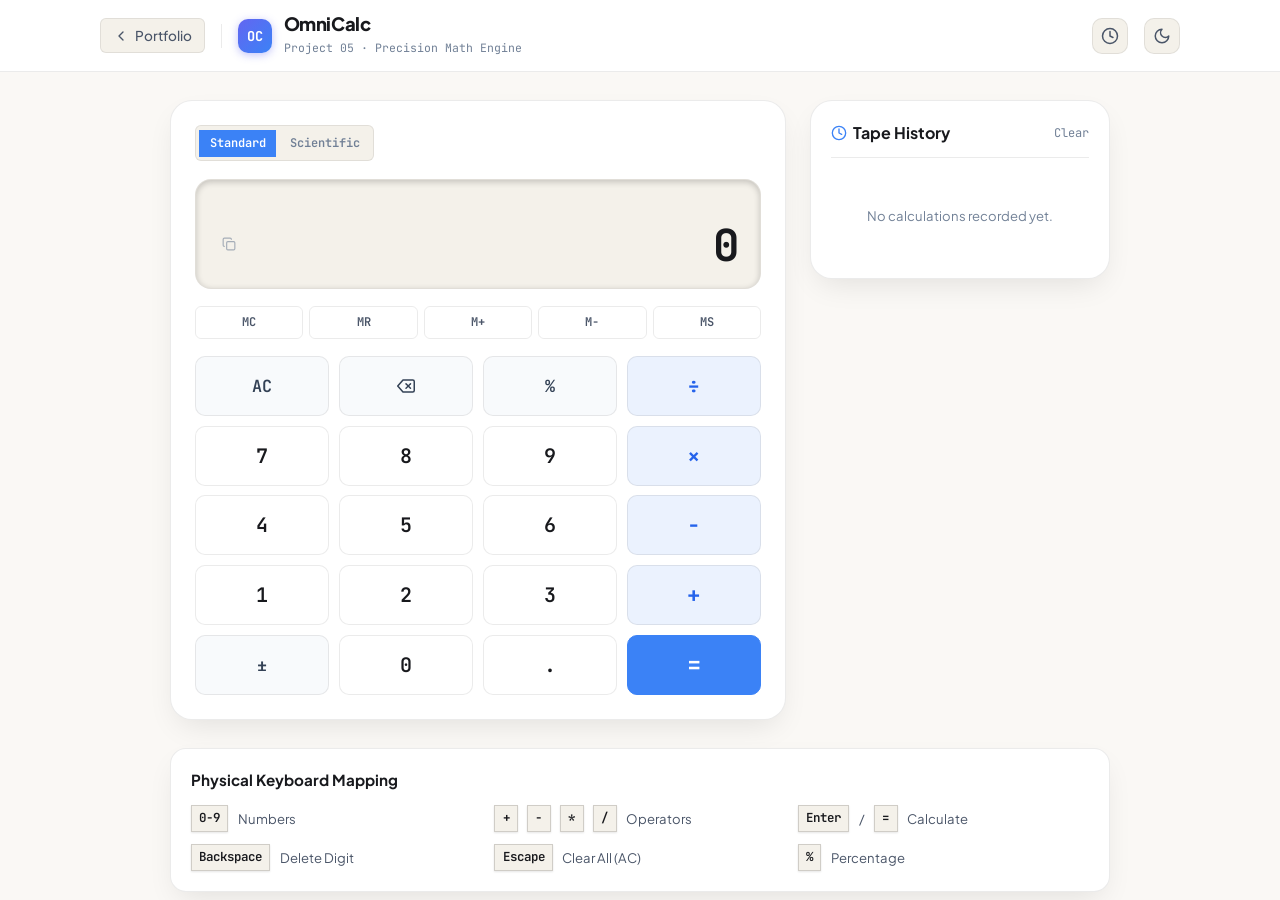
<file: calculator/index.html>
<!DOCTYPE html>
<html lang="en" data-theme="dark">
<head>
  <meta charset="UTF-8">
  <meta name="viewport" content="width=device-width, initial-scale=1.0">
  <title>OmniCalc — Precision Scientific & Standard Calculator | Ankit Paswan</title>
  <meta name="description" content="A precision arithmetic calculation engine and scientific calculator with physical keyboard mapping, history tape playback, and floating-point correction.">
  <link rel="icon" type="image/svg+xml" href="../../assets/images/favicon.svg">

  <!-- Google Fonts -->
  <link rel="preconnect" href="https://fonts.googleapis.com">
  <link rel="preconnect" href="https://fonts.gstatic.com" crossorigin>
  <link href="https://fonts.googleapis.com/css2?family=JetBrains+Mono:wght@400;500;600;700;800&family=Plus+Jakarta+Sans:wght@400;500;600;700;800&display=swap" rel="stylesheet">

  <link rel="stylesheet" href="style.css">
</head>
<body>
  <!-- App Header -->
  <header class="app-header">
    <div class="header-container">
      <div class="header-left">
        <a href="../../index.html#projects" class="back-link" title="Return to Portfolio">
          <svg xmlns="http://www.w3.org/2000/svg" width="16" height="16" viewBox="0 0 24 24" fill="none" stroke="currentColor" stroke-width="2" stroke-linecap="round" stroke-linejoin="round"><path d="m15 18-6-6 6-6"/></svg>
          <span>Portfolio</span>
        </a>
        <div class="header-divider"></div>
        <div class="app-brand">
          <span class="brand-monogram">OC</span>
          <div>
            <h1 class="brand-title">OmniCalc</h1>
            <span class="brand-subtitle">Project 05 · Precision Math Engine</span>
          </div>
        </div>
      </div>

      <div class="header-right">
        <!-- History Drawer Button -->
        <button id="toggle-history-btn" class="icon-btn" aria-label="Toggle calculation history" title="View Calculation History">
          <svg xmlns="http://www.w3.org/2000/svg" width="18" height="18" viewBox="0 0 24 24" fill="none" stroke="currentColor" stroke-width="2" stroke-linecap="round" stroke-linejoin="round"><circle cx="12" cy="12" r="10"/><polyline points="12 6 12 12 16 14"/></svg>
        </button>

        <!-- Theme Toggle Button -->
        <button id="theme-toggle" class="icon-btn" aria-label="Toggle theme" title="Switch Light/Dark Theme">
          <svg class="sun-icon" xmlns="http://www.w3.org/2000/svg" width="18" height="18" viewBox="0 0 24 24" fill="none" stroke="currentColor" stroke-width="2" stroke-linecap="round" stroke-linejoin="round"><circle cx="12" cy="12" r="4"/><path d="M12 2v2M12 20v2M4.93 4.93l1.41 1.41M17.66 17.66l1.41 1.41M2 12h2M20 12h2M6.34 17.66l-1.41 1.41M19.07 4.93l-1.41 1.41"/></svg>
          <svg class="moon-icon" xmlns="http://www.w3.org/2000/svg" width="18" height="18" viewBox="0 0 24 24" fill="none" stroke="currentColor" stroke-width="2" stroke-linecap="round" stroke-linejoin="round"><path d="M12 3a6 6 0 0 0 9 9 9 9 0 1 1-9-9Z"/></svg>
        </button>
      </div>
    </div>
  </header>

  <!-- Main Calculator Layout -->
  <main class="calc-page-layout">
    <div class="calculator-wrapper">
      <!-- Calculator Body Card -->
      <section class="calculator-card" aria-label="Calculator Interface">
        <!-- Mode & Angle Header Row -->
        <div class="calc-sub-bar">
          <div class="mode-toggles" role="tablist">
            <button type="button" class="mode-btn active" id="btn-mode-std">Standard</button>
            <button type="button" class="mode-btn" id="btn-mode-sci">Scientific</button>
          </div>

          <div class="angle-toggles" id="angle-toggles" style="display: none;">
            <button type="button" class="angle-btn active" id="btn-angle-deg">DEG</button>
            <button type="button" class="angle-btn" id="btn-angle-rad">RAD</button>
          </div>

          <div class="memory-indicators">
            <span class="mem-badge" id="mem-indicator" style="display: none;">M</span>
          </div>
        </div>

        <!-- High-Precision Display Screen -->
        <div class="calc-display-screen" id="calc-display" role="region" aria-label="Calculation Screen">
          <div class="expression-tape" id="expression-tape" aria-live="polite"></div>
          <div class="result-row">
            <button type="button" class="copy-res-btn" id="copy-result-btn" title="Copy current value" aria-label="Copy result">
              <svg xmlns="http://www.w3.org/2000/svg" width="14" height="14" viewBox="0 0 24 24" fill="none" stroke="currentColor" stroke-width="2" stroke-linecap="round" stroke-linejoin="round"><rect width="14" height="14" x="8" y="8" rx="2" ry="2"/><path d="M4 16c-1.1 0-2-.9-2-2V4c0-1.1.9-2 2-2h10c1.1 0 2 .9 2 2"/></svg>
            </button>
            <span class="main-display-number" id="main-display">0</span>
          </div>
        </div>

        <!-- Memory Action Row -->
        <div class="memory-actions-row">
          <button type="button" class="btn-mem" data-action="mc">MC</button>
          <button type="button" class="btn-mem" data-action="mr">MR</button>
          <button type="button" class="btn-mem" data-action="m-plus">M+</button>
          <button type="button" class="btn-mem" data-action="m-minus">M-</button>
          <button type="button" class="btn-mem" data-action="ms">MS</button>
        </div>

        <!-- Scientific Function Pad (collapsible) -->
        <div class="scientific-pad" id="scientific-pad" style="display: none;">
          <button type="button" class="btn-sci" data-action="sin">sin</button>
          <button type="button" class="btn-sci" data-action="cos">cos</button>
          <button type="button" class="btn-sci" data-action="tan">tan</button>
          <button type="button" class="btn-sci" data-action="ln">ln</button>
          <button type="button" class="btn-sci" data-action="log">log</button>

          <button type="button" class="btn-sci" data-action="sqrt">√x</button>
          <button type="button" class="btn-sci" data-action="sqr">x²</button>
          <button type="button" class="btn-sci" data-action="pow">xʸ</button>
          <button type="button" class="btn-sci" data-action="inv">1/x</button>
          <button type="button" class="btn-sci" data-action="fact">n!</button>

          <button type="button" class="btn-sci" data-action="pi">π</button>
          <button type="button" class="btn-sci" data-action="e">e</button>
          <button type="button" class="btn-sci" data-action="open-paren">(</button>
          <button type="button" class="btn-sci" data-action="close-paren">)</button>
          <button type="button" class="btn-sci" data-action="abs">|x|</button>
        </div>

        <!-- Primary Keypad (Grid) -->
        <div class="primary-keypad">
          <!-- Row 1 -->
          <button type="button" class="key-btn key-func" data-action="clear" title="All Clear (Esc)">AC</button>
          <button type="button" class="key-btn key-func" data-action="backspace" title="Backspace (⌫)">
            <svg xmlns="http://www.w3.org/2000/svg" width="18" height="18" viewBox="0 0 24 24" fill="none" stroke="currentColor" stroke-width="2" stroke-linecap="round" stroke-linejoin="round"><path d="M21 4H8l-7 8 7 8h13a2 2 0 0 0 2-2V6a2 2 0 0 0-2-2z"/><line x1="18" y1="9" x2="12" y2="15"/><line x1="12" y1="9" x2="18" y2="15"/></svg>
          </button>
          <button type="button" class="key-btn key-func" data-action="percent">%</button>
          <button type="button" class="key-btn key-op" data-action="operator" data-op="÷">÷</button>

          <!-- Row 2 -->
          <button type="button" class="key-btn key-num" data-num="7">7</button>
          <button type="button" class="key-btn key-num" data-num="8">8</button>
          <button type="button" class="key-btn key-num" data-num="9">9</button>
          <button type="button" class="key-btn key-op" data-action="operator" data-op="×">×</button>

          <!-- Row 3 -->
          <button type="button" class="key-btn key-num" data-num="4">4</button>
          <button type="button" class="key-btn key-num" data-num="5">5</button>
          <button type="button" class="key-btn key-num" data-num="6">6</button>
          <button type="button" class="key-btn key-op" data-action="operator" data-op="-">−</button>

          <!-- Row 4 -->
          <button type="button" class="key-btn key-num" data-num="1">1</button>
          <button type="button" class="key-btn key-num" data-num="2">2</button>
          <button type="button" class="key-btn key-num" data-num="3">3</button>
          <button type="button" class="key-btn key-op" data-action="operator" data-op="+">+</button>

          <!-- Row 5 -->
          <button type="button" class="key-btn key-func" data-action="negate">±</button>
          <button type="button" class="key-btn key-num" data-num="0">0</button>
          <button type="button" class="key-btn key-num" data-num=".">.</button>
          <button type="button" class="key-btn key-equals" data-action="evaluate">=</button>
        </div>
      </section>

      <!-- History Tape Sidebar / Drawer -->
      <aside class="history-sidebar" id="history-sidebar">
        <div class="history-header">
          <div class="history-title-row">
            <svg xmlns="http://www.w3.org/2000/svg" width="16" height="16" viewBox="0 0 24 24" fill="none" stroke="currentColor" stroke-width="2" stroke-linecap="round" stroke-linejoin="round"><circle cx="12" cy="12" r="10"/><polyline points="12 6 12 12 16 14"/></svg>
            <h2 class="history-title">Tape History</h2>
          </div>
          <button type="button" class="clear-hist-btn" id="clear-history-btn" title="Clear all history">
            Clear
          </button>
        </div>

        <div class="history-list" id="history-list">
          <!-- Injected via JavaScript -->
        </div>

        <div class="empty-history" id="empty-history">
          <span>No calculations recorded yet.</span>
        </div>
      </aside>
    </div>

    <!-- Keyboard Guide Legend -->
    <section class="keyboard-legend-card">
      <h3 class="legend-title">Physical Keyboard Mapping</h3>
      <div class="legend-grid">
        <div class="legend-item"><kbd>0-9</kbd><span>Numbers</span></div>
        <div class="legend-item"><kbd>+</kbd> <kbd>-</kbd> <kbd>*</kbd> <kbd>/</kbd><span>Operators</span></div>
        <div class="legend-item"><kbd>Enter</kbd> / <kbd>=</kbd><span>Calculate</span></div>
        <div class="legend-item"><kbd>Backspace</kbd><span>Delete Digit</span></div>
        <div class="legend-item"><kbd>Escape</kbd><span>Clear All (AC)</span></div>
        <div class="legend-item"><kbd>%</kbd><span>Percentage</span></div>
      </div>
    </section>
  </main>

  <!-- Toast -->
  <div id="toast" class="toast" role="status" aria-live="polite">
    <span id="toast-message">Copied to clipboard</span>
  </div>

  <script src="script.js"></script>
</body>
</html>
</file>
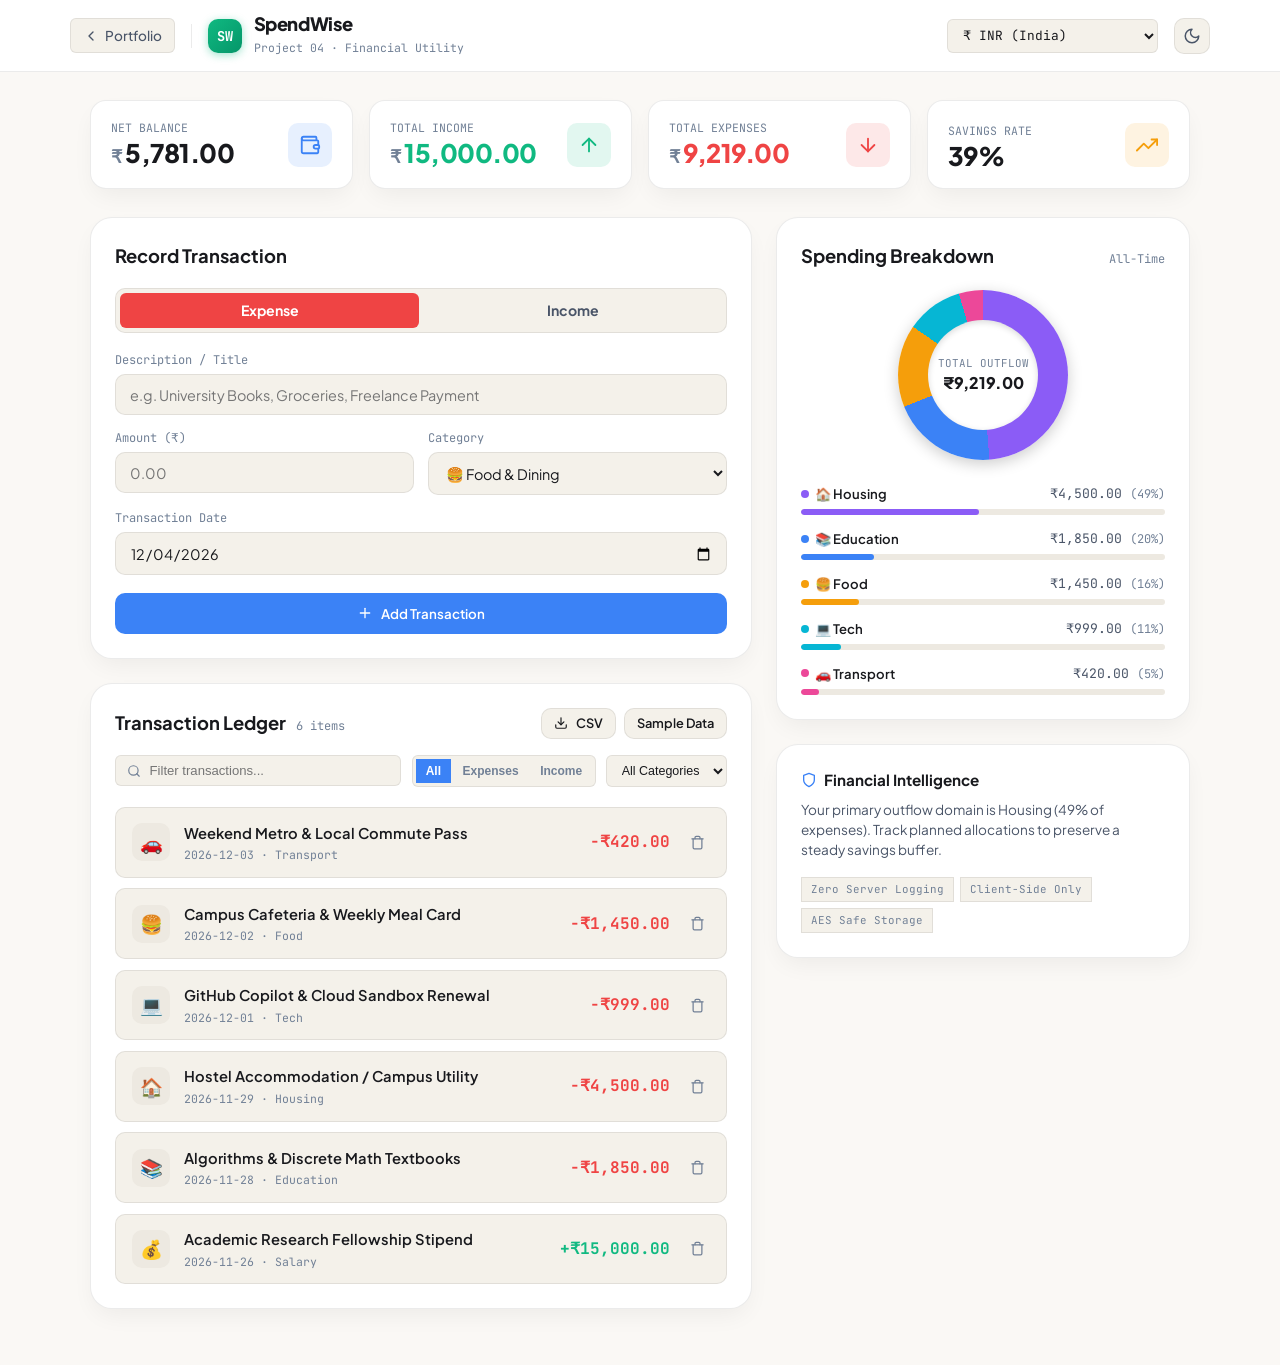
<file: expense-tracker/index.html>
<!DOCTYPE html>
<html lang="en" data-theme="dark">
<head>
  <meta charset="UTF-8">
  <meta name="viewport" content="width=device-width, initial-scale=1.0">
  <title>SpendWise — Personal Finance & Expense Tracker | Ankit Paswan</title>
  <meta name="description" content="A comprehensive financial ledger and expense analytics interface with real-time balance calculations, category breakdowns, and CSV export.">
  <link rel="icon" type="image/svg+xml" href="../../assets/images/favicon.svg">

  <!-- Google Fonts -->
  <link rel="preconnect" href="https://fonts.googleapis.com">
  <link rel="preconnect" href="https://fonts.gstatic.com" crossorigin>
  <link href="https://fonts.googleapis.com/css2?family=JetBrains+Mono:wght@400;500;600;700&family=Plus+Jakarta+Sans:wght@400;500;600;700;800&display=swap" rel="stylesheet">

  <link rel="stylesheet" href="style.css">
</head>
<body>
  <!-- Header -->
  <header class="app-header">
    <div class="header-container">
      <div class="header-left">
        <a href="../../index.html#projects" class="back-link" title="Return to Portfolio">
          <svg xmlns="http://www.w3.org/2000/svg" width="16" height="16" viewBox="0 0 24 24" fill="none" stroke="currentColor" stroke-width="2" stroke-linecap="round" stroke-linejoin="round"><path d="m15 18-6-6 6-6"/></svg>
          <span>Portfolio</span>
        </a>
        <div class="header-divider"></div>
        <div class="app-brand">
          <span class="brand-monogram">SW</span>
          <div>
            <h1 class="brand-title">SpendWise</h1>
            <span class="brand-subtitle">Project 04 · Financial Utility</span>
          </div>
        </div>
      </div>

      <div class="header-right">
        <!-- Currency Selector -->
        <select id="currency-select" class="currency-selector" aria-label="Select Currency">
          <option value="₹">₹ INR (India)</option>
          <option value="$">$ USD (United States)</option>
          <option value="€">€ EUR (Europe)</option>
          <option value="£">£ GBP (UK)</option>
        </select>

        <button id="theme-toggle" class="icon-btn" aria-label="Toggle theme" title="Switch Light/Dark Theme">
          <svg class="sun-icon" xmlns="http://www.w3.org/2000/svg" width="18" height="18" viewBox="0 0 24 24" fill="none" stroke="currentColor" stroke-width="2" stroke-linecap="round" stroke-linejoin="round"><circle cx="12" cy="12" r="4"/><path d="M12 2v2M12 20v2M4.93 4.93l1.41 1.41M17.66 17.66l1.41 1.41M2 12h2M20 12h2M6.34 17.66l-1.41 1.41M19.07 4.93l-1.41 1.41"/></svg>
          <svg class="moon-icon" xmlns="http://www.w3.org/2000/svg" width="18" height="18" viewBox="0 0 24 24" fill="none" stroke="currentColor" stroke-width="2" stroke-linecap="round" stroke-linejoin="round"><path d="M12 3a6 6 0 0 0 9 9 9 9 0 1 1-9-9Z"/></svg>
        </button>
      </div>
    </div>
  </header>

  <!-- Main Container -->
  <main class="main-container">
    <!-- Financial Metrics Quad -->
    <section class="metrics-grid" aria-label="Financial Overview">
      <div class="metric-card balance-card">
        <div class="metric-info">
          <span class="metric-label">Net Balance</span>
          <div class="metric-val-row">
            <span class="currency-symbol" id="sym-balance">₹</span>
            <span class="metric-val" id="metric-balance">0.00</span>
          </div>
        </div>
        <div class="metric-icon balance-icon">
          <svg xmlns="http://www.w3.org/2000/svg" width="22" height="22" viewBox="0 0 24 24" fill="none" stroke="currentColor" stroke-width="2" stroke-linecap="round" stroke-linejoin="round"><path d="M19 7V4a1 1 0 0 0-1-1H5a2 2 0 0 0 0 4h15a1 1 0 0 1 1 1v4h-3a2 2 0 0 0 0 4h3a1 1 0 0 0 1-1v-2a1 1 0 0 0-1-1"/><path d="M3 5v14a2 2 0 0 0 2 2h15a1 1 0 0 0 1-1v-4"/></svg>
        </div>
      </div>

      <div class="metric-card income-card">
        <div class="metric-info">
          <span class="metric-label">Total Income</span>
          <div class="metric-val-row text-success">
            <span class="currency-symbol" id="sym-income">₹</span>
            <span class="metric-val" id="metric-income">0.00</span>
          </div>
        </div>
        <div class="metric-icon income-icon">
          <svg xmlns="http://www.w3.org/2000/svg" width="22" height="22" viewBox="0 0 24 24" fill="none" stroke="currentColor" stroke-width="2" stroke-linecap="round" stroke-linejoin="round"><line x1="12" x2="12" y1="19" y2="5"/><polyline points="5 12 12 5 19 12"/></svg>
        </div>
      </div>

      <div class="metric-card expense-card">
        <div class="metric-info">
          <span class="metric-label">Total Expenses</span>
          <div class="metric-val-row text-danger">
            <span class="currency-symbol" id="sym-expense">₹</span>
            <span class="metric-val" id="metric-expenses">0.00</span>
          </div>
        </div>
        <div class="metric-icon expense-icon">
          <svg xmlns="http://www.w3.org/2000/svg" width="22" height="22" viewBox="0 0 24 24" fill="none" stroke="currentColor" stroke-width="2" stroke-linecap="round" stroke-linejoin="round"><line x1="12" x2="12" y1="5" y2="19"/><polyline points="19 12 12 19 5 12"/></svg>
        </div>
      </div>

      <div class="metric-card savings-card">
        <div class="metric-info">
          <span class="metric-label">Savings Rate</span>
          <div class="metric-val-row">
            <span class="metric-val" id="metric-savings">0%</span>
          </div>
        </div>
        <div class="metric-icon savings-icon">
          <svg xmlns="http://www.w3.org/2000/svg" width="22" height="22" viewBox="0 0 24 24" fill="none" stroke="currentColor" stroke-width="2" stroke-linecap="round" stroke-linejoin="round"><polyline points="23 6 13.5 15.5 8.5 10.5 1 18"/><polyline points="17 6 23 6 23 12"/></svg>
        </div>
      </div>
    </section>

    <!-- Two Columns: Transaction Form & Category Visual Analytics -->
    <div class="ledger-layout-grid">
      <!-- Left Column: Add Transaction Form & Ledger -->
      <div class="ledger-main-col">
        <!-- Add Transaction Form -->
        <section class="form-card">
          <h2 class="card-title">Record Transaction</h2>
          <form id="transaction-form" class="transaction-form" novalidate>
            <!-- Transaction Type Switcher -->
            <div class="type-switch" role="radiogroup" aria-label="Transaction Type">
              <button type="button" class="type-btn active" id="type-expense" data-type="expense">Expense</button>
              <button type="button" class="type-btn" id="type-income" data-type="income">Income</button>
            </div>

            <div class="form-grid-inputs">
              <div class="form-group span-2">
                <label for="tx-title">Description / Title</label>
                <input type="text" id="tx-title" class="form-input" placeholder="e.g. University Books, Groceries, Freelance Payment" required minlength="2">
              </div>

              <div class="form-group">
                <label for="tx-amount">Amount (<span id="input-currency-label">₹</span>)</label>
                <input type="number" id="tx-amount" class="form-input" placeholder="0.00" step="0.01" min="0.01" required>
              </div>

              <div class="form-group">
                <label for="tx-category">Category</label>
                <select id="tx-category" class="form-select">
                  <option value="Food">🍔 Food & Dining</option>
                  <option value="Education">📚 Education & Books</option>
                  <option value="Housing">🏠 Housing & Rent</option>
                  <option value="Tech">💻 Tech & Subscriptions</option>
                  <option value="Transport">🚗 Travel & Transport</option>
                  <option value="Entertainment">🎬 Entertainment</option>
                  <option value="Health">💊 Health & Fitness</option>
                  <option value="Salary">💰 Salary / Allowance</option>
                  <option value="Other">📦 Other</option>
                </select>
              </div>

              <div class="form-group span-2">
                <label for="tx-date">Transaction Date</label>
                <input type="date" id="tx-date" class="form-input" required>
              </div>
            </div>

            <button type="submit" class="btn btn-primary" id="btn-submit-tx">
              <svg xmlns="http://www.w3.org/2000/svg" width="16" height="16" viewBox="0 0 24 24" fill="none" stroke="currentColor" stroke-width="2" stroke-linecap="round" stroke-linejoin="round"><line x1="12" x2="12" y1="5" y2="19"/><line x1="5" x2="19" y1="12" y2="12"/></svg>
              <span>Add Transaction</span>
            </button>
          </form>
        </section>

        <!-- Transaction Ledger Toolbar & List -->
        <section class="ledger-card">
          <div class="ledger-header">
            <div class="ledger-title-group">
              <h2 class="card-title">Transaction Ledger</h2>
              <span class="ledger-count" id="ledger-count">0 items</span>
            </div>

            <!-- Toolbar utilities -->
            <div class="ledger-actions-row">
              <button type="button" class="btn btn-secondary btn-sm" id="btn-export-csv" title="Download spreadsheet CSV">
                <svg xmlns="http://www.w3.org/2000/svg" width="14" height="14" viewBox="0 0 24 24" fill="none" stroke="currentColor" stroke-width="2" stroke-linecap="round" stroke-linejoin="round"><path d="M21 15v4a2 2 0 0 1-2 2H5a2 2 0 0 1-2-2v-4"/><polyline points="7 10 12 15 17 10"/><line x1="12" x2="12" y1="15" y2="3"/></svg>
                CSV
              </button>
              <button type="button" class="btn btn-secondary btn-sm" id="btn-reset-demo" title="Reload demo transactions">
                Sample Data
              </button>
            </div>
          </div>

          <!-- Filters Bar -->
          <div class="filters-bar">
            <div class="search-wrap">
              <svg xmlns="http://www.w3.org/2000/svg" width="14" height="14" viewBox="0 0 24 24" fill="none" stroke="currentColor" stroke-width="2" stroke-linecap="round" stroke-linejoin="round"><circle cx="11" cy="11" r="8"/><path d="m21 21-4.3-4.3"/></svg>
              <input type="text" id="ledger-search" placeholder="Filter transactions..." aria-label="Search transactions">
            </div>

            <div class="filter-toggles" role="tablist">
              <button type="button" class="filter-chip active" data-filter="all">All</button>
              <button type="button" class="filter-chip" data-filter="expense">Expenses</button>
              <button type="button" class="filter-chip" data-filter="income">Income</button>
            </div>

            <select id="filter-category" class="filter-select" aria-label="Filter by category">
              <option value="all">All Categories</option>
              <option value="Food">Food</option>
              <option value="Education">Education</option>
              <option value="Housing">Housing</option>
              <option value="Tech">Tech</option>
              <option value="Transport">Transport</option>
              <option value="Entertainment">Entertainment</option>
              <option value="Health">Health</option>
              <option value="Salary">Salary</option>
            </select>
          </div>

          <!-- Transaction Table / List -->
          <div class="transactions-list" id="transactions-list">
            <!-- Injected via JavaScript -->
          </div>

          <!-- Empty Ledger Notice -->
          <div class="empty-ledger" id="empty-ledger" style="display: none;">
            <svg xmlns="http://www.w3.org/2000/svg" width="36" height="36" viewBox="0 0 24 24" fill="none" stroke="currentColor" stroke-width="1.5" stroke-linecap="round" stroke-linejoin="round"><rect width="18" height="18" x="3" y="3" rx="2"/><path d="m9 12 2 2 4-4"/></svg>
            <h3>No matching transactions</h3>
            <p>Add a new entry or adjust your filter selection.</p>
          </div>
        </section>
      </div>

      <!-- Right Column: Visual Category Breakdown -->
      <div class="analytics-col">
        <section class="analytics-card">
          <div class="card-header-row">
            <h2 class="card-title">Spending Breakdown</h2>
            <span class="mono-sub" id="breakdown-month">All-Time</span>
          </div>

          <!-- Visual Donut/Conic Chart -->
          <div class="chart-container">
            <div class="donut-chart" id="donut-chart">
              <div class="donut-hole">
                <span class="donut-label">Total Outflow</span>
                <span class="donut-total" id="donut-total">₹0</span>
              </div>
            </div>
          </div>

          <!-- Category Progress Bars -->
          <div class="category-bars-list" id="category-bars-list">
            <!-- Injected via JavaScript -->
          </div>
        </section>

        <!-- Financial Health Card -->
        <section class="intel-card">
          <h3 class="intel-title">
            <svg xmlns="http://www.w3.org/2000/svg" width="16" height="16" viewBox="0 0 24 24" fill="none" stroke="currentColor" stroke-width="2" stroke-linecap="round" stroke-linejoin="round"><path d="M12 22s8-4 8-10V5l-8-3-8 3v7c0 6 8 10 8 10"/></svg>
            Financial Intelligence
          </h3>
          <p id="financial-advice-text" class="intel-desc">
            Your savings rate is currently healthy. Education and tech investments represent value-adding skills capital.
          </p>
          <div class="intel-meta-pills">
            <span class="meta-pill">Zero Server Logging</span>
            <span class="meta-pill">Client-Side Only</span>
            <span class="meta-pill">AES Safe Storage</span>
          </div>
        </section>
      </div>
    </div>
  </main>

  <!-- Toast -->
  <div id="toast" class="toast" role="status" aria-live="polite">
    <span id="toast-message">Transaction added</span>
  </div>

  <script src="script.js"></script>
</body>
</html>
</file>
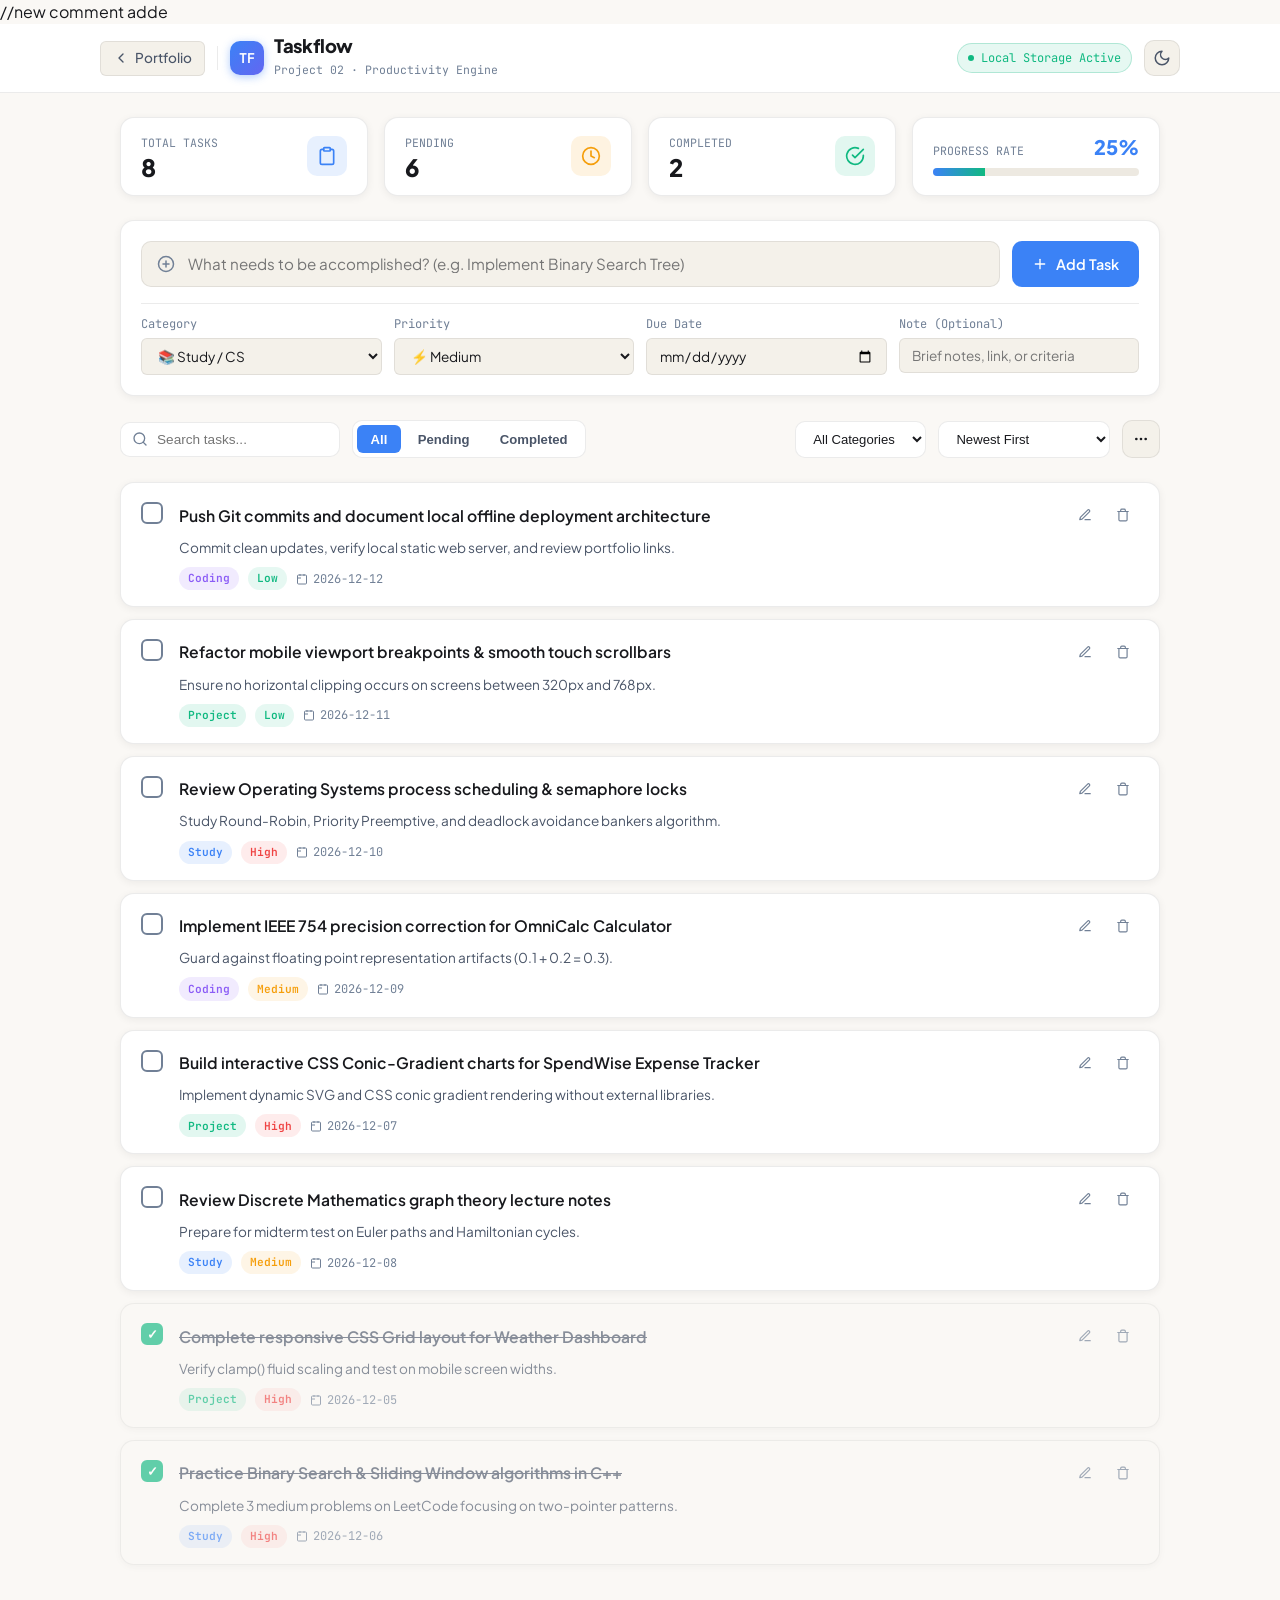
<file: task-manager/index.html>
<!DOCTYPE html>
<html lang="en" data-theme="dark">

<head>
  <meta charset="UTF-8">
  <meta name="viewport" content="width=device-width, initial-scale=1.0">
  <title>Taskflow — Advanced Task & Productivity Manager | Ankit Paswan</title>
  <meta name="description"
    content="A lightweight, responsive task manager with local storage persistence, priority categorization, dynamic completion metrics, and keyboard shortcuts.">
  <link rel="icon" type="image/svg+xml" href="../../assets/images/favicon.svg">

  <!-- Google Fonts -->
  <link rel="preconnect" href="https://fonts.googleapis.com">
  <link rel="preconnect" href="https://fonts.gstatic.com" crossorigin>
  <link
    href="https://fonts.googleapis.com/css2?family=JetBrains+Mono:wght@400;500;600;700&family=Plus+Jakarta+Sans:wght@400;500;600;700;800&display=swap"
    rel="stylesheet">

  <link rel="stylesheet" href="style.css">
</head>
//new comment adde

<body>
  <!-- Header & Navigation -->
  <header class="app-header">
    <div class="header-container">
      <div class="header-left">
        <a href="../../index.html#projects" class="back-link" title="Return to Portfolio">
          <svg xmlns="http://www.w3.org/2000/svg" width="16" height="16" viewBox="0 0 24 24" fill="none"
            stroke="currentColor" stroke-width="2" stroke-linecap="round" stroke-linejoin="round">
            <path d="m15 18-6-6 6-6" />
          </svg>
          <span>Portfolio</span>
        </a>
        <div class="header-divider"></div>
        <div class="app-brand">
          <span class="brand-monogram">TF</span>
          <div>
            <h1 class="brand-title">Taskflow</h1>
            <span class="brand-subtitle">Project 02 · Productivity Engine</span>
          </div>
        </div>
      </div>

      <div class="header-right">
        <div class="storage-badge" title="Data saved locally in browser">
          <span class="pulse-dot"></span>
          <span>Local Storage Active</span>
        </div>
        <button id="theme-toggle" class="icon-btn" aria-label="Toggle theme" title="Switch Light/Dark Theme">
          <svg class="sun-icon" xmlns="http://www.w3.org/2000/svg" width="18" height="18" viewBox="0 0 24 24"
            fill="none" stroke="currentColor" stroke-width="2" stroke-linecap="round" stroke-linejoin="round">
            <circle cx="12" cy="12" r="4" />
            <path
              d="M12 2v2M12 20v2M4.93 4.93l1.41 1.41M17.66 17.66l1.41 1.41M2 12h2M20 12h2M6.34 17.66l-1.41 1.41M19.07 4.93l-1.41 1.41" />
          </svg>
          <svg class="moon-icon" xmlns="http://www.w3.org/2000/svg" width="18" height="18" viewBox="0 0 24 24"
            fill="none" stroke="currentColor" stroke-width="2" stroke-linecap="round" stroke-linejoin="round">
            <path d="M12 3a6 6 0 0 0 9 9 9 9 0 1 1-9-9Z" />
          </svg>
        </button>
      </div>
    </div>
    <!-- Scroll Progress Indicator -->
    <div class="scroll-progress-track" aria-hidden="true">
      <div class="scroll-progress-bar" id="scroll-progress-bar"></div>
    </div>
  </header>

  <!-- Main Content Layout -->
  <main class="main-container">
    <!-- Metrics Bar -->
    <section class="metrics-grid" aria-label="Productivity Metrics">
      <div class="metric-card">
        <div class="metric-info">
          <span class="metric-label">Total Tasks</span>
          <span class="metric-val" id="metric-total">0</span>
        </div>
        <div class="metric-icon total-icon">
          <svg xmlns="http://www.w3.org/2000/svg" width="20" height="20" viewBox="0 0 24 24" fill="none"
            stroke="currentColor" stroke-width="2" stroke-linecap="round" stroke-linejoin="round">
            <rect width="8" height="4" x="8" y="2" rx="1" ry="1" />
            <path d="M16 4h2a2 2 0 0 1 2 2v14a2 2 0 0 1-2 2H6a2 2 0 0 1-2-2V6a2 2 0 0 1 2-2h2" />
          </svg>
        </div>
      </div>

      <div class="metric-card">
        <div class="metric-info">
          <span class="metric-label">Pending</span>
          <span class="metric-val" id="metric-pending">0</span>
        </div>
        <div class="metric-icon pending-icon">
          <svg xmlns="http://www.w3.org/2000/svg" width="20" height="20" viewBox="0 0 24 24" fill="none"
            stroke="currentColor" stroke-width="2" stroke-linecap="round" stroke-linejoin="round">
            <circle cx="12" cy="12" r="10" />
            <polyline points="12 6 12 12 16 14" />
          </svg>
        </div>
      </div>

      <div class="metric-card">
        <div class="metric-info">
          <span class="metric-label">Completed</span>
          <span class="metric-val" id="metric-completed">0</span>
        </div>
        <div class="metric-icon completed-icon">
          <svg xmlns="http://www.w3.org/2000/svg" width="20" height="20" viewBox="0 0 24 24" fill="none"
            stroke="currentColor" stroke-width="2" stroke-linecap="round" stroke-linejoin="round">
            <path d="M22 11.08V12a10 10 0 1 1-5.93-9.14" />
            <polyline points="22 4 12 14.01 9 11.01" />
          </svg>
        </div>
      </div>

      <div class="metric-card progress-metric-card">
        <div class="progress-header">
          <span class="metric-label">Progress Rate</span>
          <span class="metric-val progress-percentage" id="metric-rate">0%</span>
        </div>
        <div class="progress-track" role="progressbar" aria-valuenow="0" aria-valuemin="0" aria-valuemax="100"
          id="progress-bar-container">
          <div class="progress-fill" id="progress-fill" style="width: 0%;"></div>
        </div>
      </div>
    </section>

    <!-- Create Task Section -->
    <section class="task-form-section">
      <form id="task-form" class="task-form" novalidate>
        <div class="form-row-main">
          <div class="input-with-icon">
            <svg class="input-icon" xmlns="http://www.w3.org/2000/svg" width="18" height="18" viewBox="0 0 24 24"
              fill="none" stroke="currentColor" stroke-width="2" stroke-linecap="round" stroke-linejoin="round">
              <circle cx="12" cy="12" r="10" />
              <line x1="12" x2="12" y1="8" y2="16" />
              <line x1="8" x2="16" y1="12" y2="12" />
            </svg>
            <input type="text" id="task-title-input" class="text-input"
              placeholder="What needs to be accomplished? (e.g. Implement Binary Search Tree)" required minlength="2"
              autocomplete="off">
          </div>
          <button type="submit" class="btn btn-primary" id="add-task-btn">
            <svg xmlns="http://www.w3.org/2000/svg" width="16" height="16" viewBox="0 0 24 24" fill="none"
              stroke="currentColor" stroke-width="2" stroke-linecap="round" stroke-linejoin="round">
              <line x1="12" x2="12" y1="5" y2="19" />
              <line x1="5" x2="19" y1="12" y2="12" />
            </svg>
            <span>Add Task</span>
          </button>
        </div>

        <!-- Optional Task Meta Controls -->
        <div class="form-row-meta">
          <div class="meta-field">
            <label for="task-category-select">Category</label>
            <select id="task-category-select" class="select-input">
              <option value="Study">📚 Study / CS</option>
              <option value="Coding">💻 Coding</option>
              <option value="Project">🚀 Project</option>
              <option value="Personal">🌟 Personal</option>
            </select>
          </div>

          <div class="meta-field">
            <label for="task-priority-select">Priority</label>
            <select id="task-priority-select" class="select-input">
              <option value="Medium">⚡ Medium</option>
              <option value="High">🔥 High Priority</option>
              <option value="Low">🌱 Low Priority</option>
            </select>
          </div>

          <div class="meta-field">
            <label for="task-due-date">Due Date</label>
            <input type="date" id="task-due-date" class="date-input">
          </div>

          <div class="meta-field optional-desc">
            <label for="task-desc-input">Note (Optional)</label>
            <input type="text" id="task-desc-input" class="text-input-sm" placeholder="Brief notes, link, or criteria">
          </div>
        </div>
      </form>
    </section>

    <!-- Toolbar: Search, Filters & Actions -->
    <section class="toolbar-section">
      <div class="toolbar-left">
        <!-- Search bar -->
        <div class="search-box">
          <svg xmlns="http://www.w3.org/2000/svg" width="16" height="16" viewBox="0 0 24 24" fill="none"
            stroke="currentColor" stroke-width="2" stroke-linecap="round" stroke-linejoin="round">
            <circle cx="11" cy="11" r="8" />
            <path d="m21 21-4.3-4.3" />
          </svg>
          <input type="text" id="search-input" placeholder="Search tasks..." aria-label="Search tasks">
          <button type="button" id="clear-search-btn" class="clear-btn" style="display: none;"
            title="Clear search">✕</button>
        </div>

        <!-- Filter tabs -->
        <div class="filter-tabs" role="tablist">
          <button type="button" class="tab-btn active" data-filter="all">All</button>
          <button type="button" class="tab-btn" data-filter="pending">Pending</button>
          <button type="button" class="tab-btn" data-filter="completed">Completed</button>
        </div>
      </div>

      <div class="toolbar-right">
        <!-- Category filter -->
        <select id="filter-category" class="filter-dropdown" aria-label="Filter by category">
          <option value="all">All Categories</option>
          <option value="Study">Study / CS</option>
          <option value="Coding">Coding</option>
          <option value="Project">Project</option>
          <option value="Personal">Personal</option>
        </select>

        <!-- Sort dropdown -->
        <select id="sort-select" class="filter-dropdown" aria-label="Sort tasks">
          <option value="newest">Newest First</option>
          <option value="oldest">Oldest First</option>
          <option value="priority">Priority (High to Low)</option>
          <option value="due">Due Date</option>
        </select>

        <!-- Utility Menu Dropdown -->
        <div class="action-dropdown-wrapper">
          <button type="button" id="options-btn" class="btn btn-secondary btn-icon-only" title="Task Actions">
            <svg xmlns="http://www.w3.org/2000/svg" width="16" height="16" viewBox="0 0 24 24" fill="none"
              stroke="currentColor" stroke-width="2" stroke-linecap="round" stroke-linejoin="round">
              <circle cx="12" cy="12" r="1" />
              <circle cx="19" cy="12" r="1" />
              <circle cx="5" cy="12" r="1" />
            </svg>
          </button>
          <div class="dropdown-menu" id="options-menu">
            <button type="button" id="btn-export-tasks">
              <svg xmlns="http://www.w3.org/2000/svg" width="14" height="14" viewBox="0 0 24 24" fill="none"
                stroke="currentColor" stroke-width="2" stroke-linecap="round" stroke-linejoin="round">
                <path d="M21 15v4a2 2 0 0 1-2 2H5a2 2 0 0 1-2-2v-4" />
                <polyline points="7 10 12 15 17 10" />
                <line x1="12" x2="12" y1="15" y2="3" />
              </svg>
              Export JSON
            </button>
            <label class="dropdown-file-label">
              <svg xmlns="http://www.w3.org/2000/svg" width="14" height="14" viewBox="0 0 24 24" fill="none"
                stroke="currentColor" stroke-width="2" stroke-linecap="round" stroke-linejoin="round">
                <path d="M21 15v4a2 2 0 0 1-2 2H5a2 2 0 0 1-2-2v-4" />
                <polyline points="17 8 12 3 7 8" />
                <line x1="12" x2="12" y1="3" y2="15" />
              </svg>
              Import JSON
              <input type="file" id="import-file-input" accept=".json" style="display: none;">
            </label>
            <button type="button" id="btn-clear-completed" class="text-danger">
              <svg xmlns="http://www.w3.org/2000/svg" width="14" height="14" viewBox="0 0 24 24" fill="none"
                stroke="currentColor" stroke-width="2" stroke-linecap="round" stroke-linejoin="round">
                <path d="M3 6h18" />
                <path d="M19 6v14c0 1-1 2-2 2H7c-1 0-2-1-2-2V6" />
                <path d="M8 6V4c0-1 1-2 2-2h4c1 0 2 1 2 2v2" />
              </svg>
              Clear Completed
            </button>
            <button type="button" id="btn-reset-demo">
              <svg xmlns="http://www.w3.org/2000/svg" width="14" height="14" viewBox="0 0 24 24" fill="none"
                stroke="currentColor" stroke-width="2" stroke-linecap="round" stroke-linejoin="round">
                <path d="M3 12a9 9 0 0 1 9-9 9.75 9.75 0 0 1 6.74 2.74L21 8" />
                <path d="M21 3v5h-5" />
                <path d="M21 12a9 9 0 0 1-9 9 9.75 9.75 0 0 1-6.74-2.74L3 16" />
                <path d="M8 16H3v5" />
              </svg>
              Load Sample Tasks
            </button>
          </div>
        </div>
      </div>
    </section>

    <!-- Task List Container -->
    <section class="task-list-section" aria-label="Task List">
      <div id="task-list" class="task-list">
        <!-- Rendered via JavaScript -->
      </div>

      <!-- Empty State -->
      <div id="empty-state" class="empty-state" style="display: none;">
        <div class="empty-icon-wrap">
          <svg xmlns="http://www.w3.org/2000/svg" width="40" height="40" viewBox="0 0 24 24" fill="none"
            stroke="currentColor" stroke-width="1.5" stroke-linecap="round" stroke-linejoin="round">
            <path d="M14.5 2H6a2 2 0 0 0-2 2v16a2 2 0 0 0 2 2h12a2 2 0 0 0 2-2V7.5L14.5 2z" />
            <polyline points="14 2 14 8 20 8" />
            <path d="m9 15 2 2 4-4" />
          </svg>
        </div>
        <h3 class="empty-title">No tasks found</h3>
        <p class="empty-desc">Create your first task above or change your active filters.</p>
        <button type="button" class="btn btn-secondary btn-sm" id="empty-reset-btn">Load Recommended Tasks</button>
      </div>
    </section>
  </main>

  <!-- Edit Task Modal -->
  <dialog id="edit-task-dialog" class="dialog-modal">
    <form id="edit-task-form" method="dialog" class="dialog-form">
      <div class="dialog-header">
        <h3 class="dialog-title">Edit Task</h3>
        <button type="button" class="icon-btn-sm" id="close-dialog-btn" aria-label="Close dialog">✕</button>
      </div>
      <div class="dialog-body">
        <input type="hidden" id="edit-task-id">
        <div class="form-group">
          <label for="edit-task-title">Task Title</label>
          <input type="text" id="edit-task-title" class="text-input" required minlength="2">
        </div>
        <div class="form-row-dual">
          <div class="form-group">
            <label for="edit-task-category">Category</label>
            <select id="edit-task-category" class="select-input">
              <option value="Study">Study / CS</option>
              <option value="Coding">Coding</option>
              <option value="Project">Project</option>
              <option value="Personal">Personal</option>
            </select>
          </div>
          <div class="form-group">
            <label for="edit-task-priority">Priority</label>
            <select id="edit-task-priority" class="select-input">
              <option value="High">High</option>
              <option value="Medium">Medium</option>
              <option value="Low">Low</option>
            </select>
          </div>
        </div>
        <div class="form-group">
          <label for="edit-task-due">Due Date</label>
          <input type="date" id="edit-task-due" class="date-input">
        </div>
        <div class="form-group">
          <label for="edit-task-desc">Description / Notes</label>
          <textarea id="edit-task-desc" class="textarea-input" rows="3"></textarea>
        </div>
      </div>
      <div class="dialog-footer">
        <button type="button" class="btn btn-secondary" id="cancel-edit-btn">Cancel</button>
        <button type="submit" class="btn btn-primary" id="save-edit-btn">Save Changes</button>
      </div>
    </form>
  </dialog>

  <!-- Toast Notification -->
  <div id="toast" class="toast" role="status" aria-live="polite">
    <span id="toast-message">Task updated</span>
  </div>

  <!-- Floating Back to Top Button -->
  <button type="button" id="back-to-top-btn" class="back-to-top-floating" aria-label="Scroll back to top"
    title="Scroll to top">
    <svg xmlns="http://www.w3.org/2000/svg" width="20" height="20" viewBox="0 0 24 24" fill="none" stroke="currentColor"
      stroke-width="2.5" stroke-linecap="round" stroke-linejoin="round">
      <path d="m18 15-6-6-6 6" />
    </svg>
  </button>

  <script src="script.js"></script>
</body>

</html>
</file>
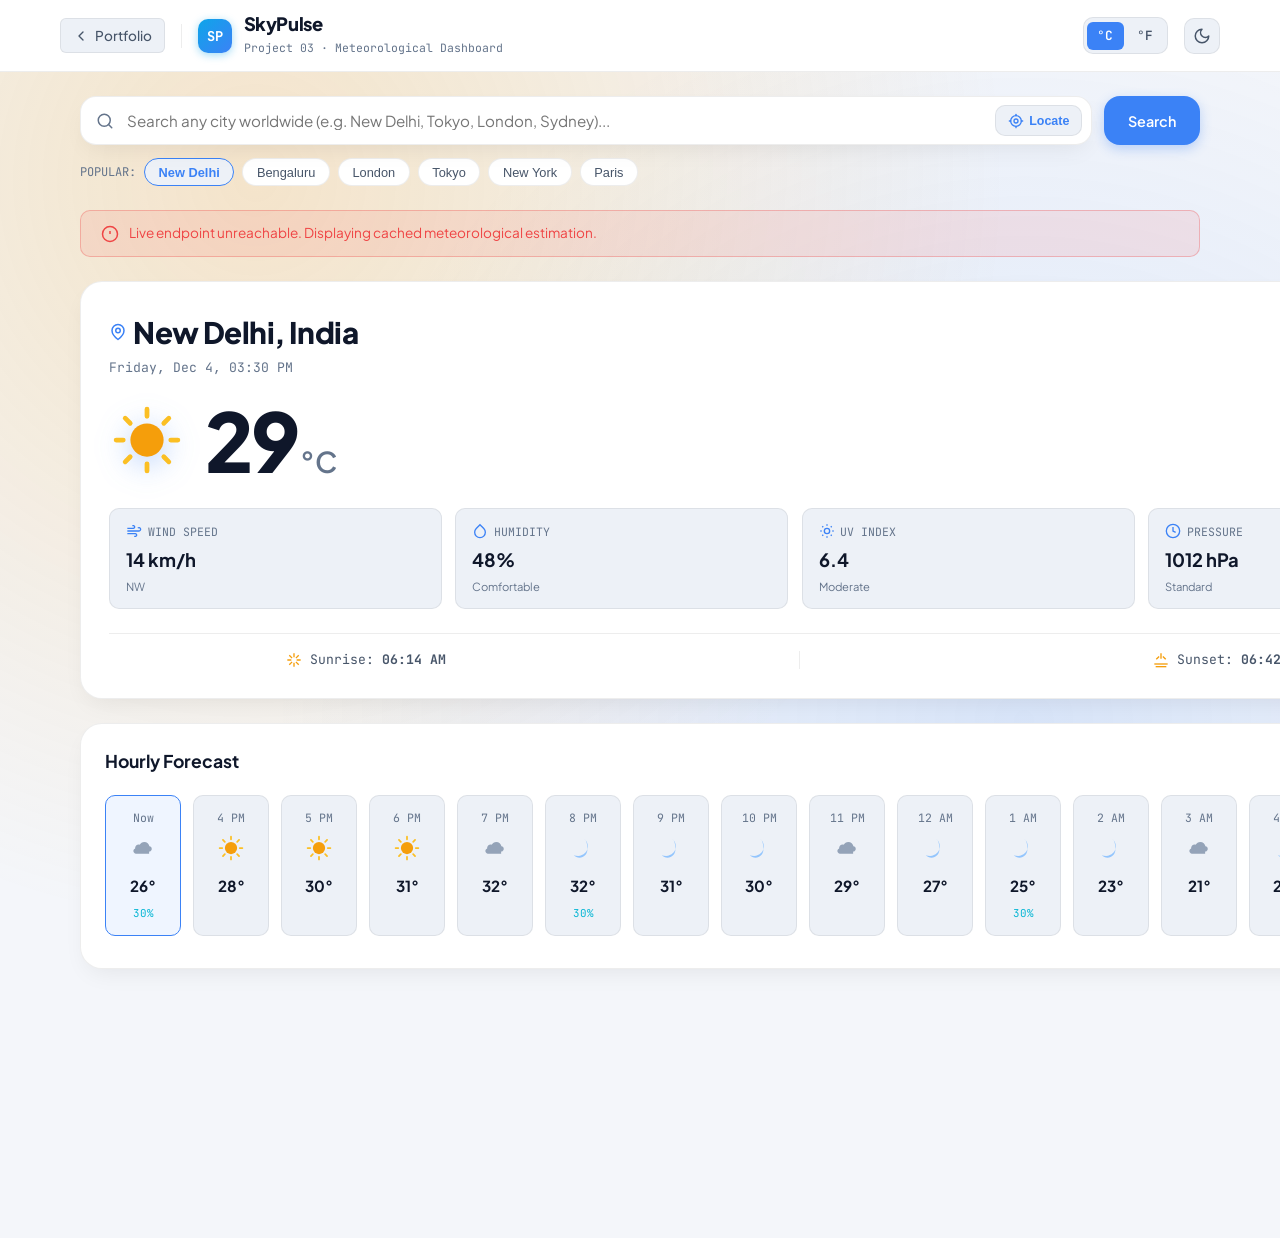
<file: weather-dashboard/index.html>
<!DOCTYPE html>
<html lang="en" data-theme="dark">
<head>
  <meta charset="UTF-8">
  <meta name="viewport" content="width=device-width, initial-scale=1.0">
  <title>SkyPulse — Atmospheric Weather & Forecast Dashboard | Ankit Paswan</title>
  <meta name="description" content="A modern, high-precision weather dashboard with 24-hour timelines, 7-day forecasts, geolocation, and unit conversion powered by Open-Meteo REST API.">
  <link rel="icon" type="image/svg+xml" href="../../assets/images/favicon.svg">

  <!-- Google Fonts -->
  <link rel="preconnect" href="https://fonts.googleapis.com">
  <link rel="preconnect" href="https://fonts.gstatic.com" crossorigin>
  <link href="https://fonts.googleapis.com/css2?family=JetBrains+Mono:wght@400;500;600;700&family=Plus+Jakarta+Sans:wght@400;500;600;700;800&display=swap" rel="stylesheet">

  <link rel="stylesheet" href="style.css">
</head>
<body>
  <!-- Atmospheric background aura -->
  <div class="weather-backdrop" id="weather-backdrop"></div>

  <!-- App Header -->
  <header class="app-header">
    <div class="header-container">
      <div class="header-left">
        <a href="../../index.html#projects" class="back-link" title="Return to Portfolio">
          <svg xmlns="http://www.w3.org/2000/svg" width="16" height="16" viewBox="0 0 24 24" fill="none" stroke="currentColor" stroke-width="2" stroke-linecap="round" stroke-linejoin="round"><path d="m15 18-6-6 6-6"/></svg>
          <span>Portfolio</span>
        </a>
        <div class="header-divider"></div>
        <div class="app-brand">
          <span class="brand-monogram">SP</span>
          <div>
            <h1 class="brand-title">SkyPulse</h1>
            <span class="brand-subtitle">Project 03 · Meteorological Dashboard</span>
          </div>
        </div>
      </div>

      <div class="header-right">
        <!-- Unit Toggle -->
        <div class="unit-toggle" role="radiogroup" aria-label="Temperature Unit">
          <button type="button" class="unit-btn active" id="unit-c" aria-checked="true">°C</button>
          <button type="button" class="unit-btn" id="unit-f" aria-checked="false">°F</button>
        </div>

        <button id="theme-toggle" class="icon-btn" aria-label="Toggle theme" title="Switch Light/Dark Theme">
          <svg class="sun-icon" xmlns="http://www.w3.org/2000/svg" width="18" height="18" viewBox="0 0 24 24" fill="none" stroke="currentColor" stroke-width="2" stroke-linecap="round" stroke-linejoin="round"><circle cx="12" cy="12" r="4"/><path d="M12 2v2M12 20v2M4.93 4.93l1.41 1.41M17.66 17.66l1.41 1.41M2 12h2M20 12h2M6.34 17.66l-1.41 1.41M19.07 4.93l-1.41 1.41"/></svg>
          <svg class="moon-icon" xmlns="http://www.w3.org/2000/svg" width="18" height="18" viewBox="0 0 24 24" fill="none" stroke="currentColor" stroke-width="2" stroke-linecap="round" stroke-linejoin="round"><path d="M12 3a6 6 0 0 0 9 9 9 9 0 1 1-9-9Z"/></svg>
        </button>
      </div>
    </div>
  </header>

  <!-- Main Dashboard Container -->
  <main class="dashboard-container">
    <!-- Search Bar & City Selector -->
    <section class="search-section">
      <div class="search-form-wrap">
        <form id="city-search-form" class="city-search-form">
          <div class="search-input-box">
            <svg class="search-icon" xmlns="http://www.w3.org/2000/svg" width="18" height="18" viewBox="0 0 24 24" fill="none" stroke="currentColor" stroke-width="2" stroke-linecap="round" stroke-linejoin="round"><circle cx="11" cy="11" r="8"/><path d="m21 21-4.3-4.3"/></svg>
            <input type="text" id="city-input" placeholder="Search any city worldwide (e.g. New Delhi, Tokyo, London, Sydney)..." autocomplete="off" required>
            <button type="button" id="geo-location-btn" class="geo-btn" title="Use My Current Location">
              <svg xmlns="http://www.w3.org/2000/svg" width="16" height="16" viewBox="0 0 24 24" fill="none" stroke="currentColor" stroke-width="2" stroke-linecap="round" stroke-linejoin="round"><circle cx="12" cy="12" r="3"/><circle cx="12" cy="12" r="8"/><line x1="12" x2="12" y1="2" y2="4"/><line x1="12" x2="12" y1="20" y2="22"/><line x1="2" x2="4" y1="12" y2="12"/><line x1="20" x2="22" y1="12" y2="12"/></svg>
              <span>Locate</span>
            </button>
          </div>
          <button type="submit" class="btn btn-primary" id="search-submit-btn">Search</button>
        </form>

        <!-- Autocomplete Suggestions Dropdown -->
        <div id="suggestions-box" class="suggestions-box" style="display: none;"></div>
      </div>

      <!-- Quick City Chips -->
      <div class="quick-cities" aria-label="Popular cities">
        <span class="quick-cities-label">Popular:</span>
        <button type="button" class="city-chip active" data-city="New Delhi" data-lat="28.6139" data-lon="77.2090">New Delhi</button>
        <button type="button" class="city-chip" data-city="Bengaluru" data-lat="12.9716" data-lon="77.5946">Bengaluru</button>
        <button type="button" class="city-chip" data-city="London" data-lat="51.5074" data-lon="-0.1278">London</button>
        <button type="button" class="city-chip" data-city="Tokyo" data-lat="35.6762" data-lon="139.6503">Tokyo</button>
        <button type="button" class="city-chip" data-city="New York" data-lat="40.7128" data-lon="-74.0060">New York</button>
        <button type="button" class="city-chip" data-city="Paris" data-lat="48.8566" data-lon="2.3522">Paris</button>
      </div>
    </section>

    <!-- Loading State & Error Alert -->
    <div id="status-indicator" class="status-indicator" style="display: none;">
      <div class="spinner"></div>
      <span id="status-text">Fetching latest weather data...</span>
    </div>

    <div id="error-alert" class="error-alert" style="display: none;">
      <svg xmlns="http://www.w3.org/2000/svg" width="18" height="18" viewBox="0 0 24 24" fill="none" stroke="currentColor" stroke-width="2"><circle cx="12" cy="12" r="10"/><line x1="12" x2="12" y1="8" y2="12"/><line x1="12" x2="12.01" y1="16" y2="16"/></svg>
      <span id="error-message">Could not fetch meteorological data. Loading cached preview.</span>
    </div>

    <!-- Weather Content Layout -->
    <div class="weather-dashboard-grid" id="weather-content">
      <!-- Left Column: Primary Current Weather Hero Card -->
      <div class="hero-weather-col">
        <article class="hero-weather-card">
          <div class="hero-card-header">
            <div>
              <div class="location-heading-row">
                <svg xmlns="http://www.w3.org/2000/svg" width="18" height="18" viewBox="0 0 24 24" fill="none" stroke="currentColor" stroke-width="2" stroke-linecap="round" stroke-linejoin="round" class="location-pin"><path d="M20 10c0 6-8 12-8 12s-8-6-8-12a8 8 0 0 1 16 0Z"/><circle cx="12" cy="10" r="3"/></svg>
                <h2 id="current-city-name" class="current-city-name">New Delhi</h2>
              </div>
              <span id="current-date-time" class="current-date-time">Today · Updated just now</span>
            </div>
            <div id="weather-badge" class="weather-condition-badge">Clear Sky</div>
          </div>

          <div class="hero-temp-section">
            <div class="temp-visual">
              <div id="current-weather-icon" class="weather-illustration">
                <!-- Injected animated SVG -->
              </div>
              <div class="temp-numbers">
                <span id="current-temp" class="current-temp-val">28</span>
                <span class="temp-unit" id="display-temp-unit">°C</span>
              </div>
            </div>
            <div class="temp-sub-info">
              <div class="feels-like">
                <span>Feels like</span>
                <strong id="feels-like-val">30°C</strong>
              </div>
              <div class="high-low-range">
                <span>H: <strong id="today-high">33°C</strong></span>
                <span>·</span>
                <span>L: <strong id="today-low">21°C</strong></span>
              </div>
            </div>
          </div>

          <!-- Key Metrics Grid -->
          <div class="metrics-quad-grid">
            <div class="metric-quad-box">
              <div class="metric-quad-top">
                <svg xmlns="http://www.w3.org/2000/svg" width="16" height="16" viewBox="0 0 24 24" fill="none" stroke="currentColor" stroke-width="2"><path d="M17.7 7.7a2.5 2.5 0 1 1 1.8 4.3H2"/><path d="M9.6 4.6A2 2 0 1 1 11 8H2"/><path d="M12.6 19.4A2 2 0 1 0 14 16H2"/></svg>
                <span>Wind Speed</span>
              </div>
              <div class="metric-quad-val" id="metric-wind">14 km/h</div>
              <div class="metric-quad-sub" id="metric-wind-dir">North-West</div>
            </div>

            <div class="metric-quad-box">
              <div class="metric-quad-top">
                <svg xmlns="http://www.w3.org/2000/svg" width="16" height="16" viewBox="0 0 24 24" fill="none" stroke="currentColor" stroke-width="2"><path d="M12 2.69l5.66 5.66a8 8 0 1 1-11.31 0z"/></svg>
                <span>Humidity</span>
              </div>
              <div class="metric-quad-val" id="metric-humidity">45%</div>
              <div class="metric-quad-sub">Comfortable</div>
            </div>

            <div class="metric-quad-box">
              <div class="metric-quad-top">
                <svg xmlns="http://www.w3.org/2000/svg" width="16" height="16" viewBox="0 0 24 24" fill="none" stroke="currentColor" stroke-width="2"><circle cx="12" cy="12" r="4"/><path d="M12 2v2M12 20v2M4.93 4.93l1.41 1.41M17.66 17.66l1.41 1.41M2 12h2M20 12h2M6.34 17.66l-1.41 1.41M19.07 4.93l-1.41 1.41"/></svg>
                <span>UV Index</span>
              </div>
              <div class="metric-quad-val" id="metric-uv">6.4</div>
              <div class="metric-quad-sub">Moderate</div>
            </div>

            <div class="metric-quad-box">
              <div class="metric-quad-top">
                <svg xmlns="http://www.w3.org/2000/svg" width="16" height="16" viewBox="0 0 24 24" fill="none" stroke="currentColor" stroke-width="2"><circle cx="12" cy="12" r="10"/><path d="M12 6v6l4 2"/></svg>
                <span>Pressure</span>
              </div>
              <div class="metric-quad-val" id="metric-pressure">1012 hPa</div>
              <div class="metric-quad-sub">Standard</div>
            </div>
          </div>

          <!-- Sun Schedule Footer -->
          <div class="sun-schedule-row">
            <div class="sun-item">
              <svg xmlns="http://www.w3.org/2000/svg" width="16" height="16" viewBox="0 0 24 24" fill="none" stroke="currentColor" stroke-width="2"><path d="M12 2v6"/><path d="m4.93 4.93 4.24 4.24"/><path d="M2 12h6"/><path d="m4.93 19.07 4.24-4.24"/><path d="M12 22v-6"/><path d="m19.07 19.07-4.24-4.24"/><path d="M22 12h-6"/><path d="m19.07 4.93-4.24 4.24"/></svg>
              <span>Sunrise: <strong id="time-sunrise">06:12 AM</strong></span>
            </div>
            <div class="sun-divider"></div>
            <div class="sun-item">
              <svg xmlns="http://www.w3.org/2000/svg" width="16" height="16" viewBox="0 0 24 24" fill="none" stroke="currentColor" stroke-width="2"><path d="M12 10V2"/><path d="m4.93 10.93 4.24-4.24"/><path d="M2 18h20"/><path d="M20 22H4"/><path d="m19.07 10.93-4.24-4.24"/></svg>
              <span>Sunset: <strong id="time-sunset">06:45 PM</strong></span>
            </div>
          </div>
        </article>

        <!-- 24-Hour Timeline Section -->
        <section class="hourly-forecast-card">
          <div class="section-title-row">
            <h3 class="card-section-title">Hourly Forecast</h3>
            <span class="card-section-sub">Next 24 Hours</span>
          </div>
          <div class="hourly-scroll-container" id="hourly-forecast-list">
            <!-- Injected via JavaScript -->
          </div>
        </section>
      </div>

      <!-- Right Column: 7-Day Extended Forecast -->
      <div class="forecast-col">
        <article class="forecast-card">
          <div class="section-title-row">
            <h3 class="card-section-title">7-Day Outlook</h3>
            <span class="card-section-sub">Weekly Trend</span>
          </div>
          <div class="weekly-forecast-list" id="weekly-forecast-list">
            <!-- Injected via JavaScript -->
          </div>
        </article>

        <!-- Atmospheric Summary Card -->
        <article class="atmospheric-intel-card">
          <h3 class="card-section-title">Atmospheric Intelligence</h3>
          <p id="weather-summary-text" class="summary-text">
            Conditions are favorable with mild breezes and good visibility. No immediate rain precipitation expected in the region today.
          </p>
          <div class="intel-tag-row">
            <span class="intel-tag">Open-Meteo REST Engine</span>
            <span class="intel-tag">Zero External SDKs</span>
            <span class="intel-tag">Real-Time Sync</span>
          </div>
        </article>
      </div>
    </div>
  </main>

  <script src="script.js"></script>
</body>
</html>
</file>
<file: calculator/style.css>
/* OmniCalc Precision Math Stylesheet */
:root {
  --font-sans: 'Plus Jakarta Sans', -apple-system, BlinkMacSystemFont, "Segoe UI", Roboto, sans-serif;
  --font-mono: 'JetBrains Mono', monospace;

  --radius-sm: 6px;
  --radius-md: 10px;
  --radius-lg: 16px;
  --radius-xl: 22px;
  --radius-full: 9999px;

  --transition-fast: 120ms ease;
  --transition-base: 220ms cubic-bezier(0.16, 1, 0.3, 1);

  --color-primary: #3b82f6;
  --color-primary-hover: #2563eb;
  --color-amber: #f59e0b;
  --color-indigo: #6366f1;
}

[data-theme="dark"] {
  --bg-base: #090a0d;
  --bg-surface: #0f1218;
  --bg-surface-elevated: #161a24;
  --bg-subtle: #1c2230;

  --text-primary: #f8fafc;
  --text-secondary: #94a3b8;
  --text-muted: #64748b;

  --border-subtle: rgba(255, 255, 255, 0.08);
  --border-medium: rgba(255, 255, 255, 0.16);

  --key-num-bg: #151a24;
  --key-num-hover: #1e2433;
  --key-op-bg: rgba(59, 130, 246, 0.15);
  --key-op-hover: rgba(59, 130, 246, 0.25);
  --key-op-color: #60a5fa;

  --key-func-bg: #1a202c;
  --key-func-hover: #242c3d;
  --key-func-color: #cbd5e1;

  --key-equals-bg: #3b82f6;
  --key-equals-hover: #2563eb;

  --shadow-calc: 0 16px 40px -10px rgba(0, 0, 0, 0.7);
}

[data-theme="light"] {
  --bg-base: #faf8f5;
  --bg-surface: #ffffff;
  --bg-surface-elevated: #f4f1ea;
  --bg-subtle: #ede9e1;

  --text-primary: #18191d;
  --text-secondary: #4a5568;
  --text-muted: #718096;

  --border-subtle: rgba(0, 0, 0, 0.08);
  --border-medium: rgba(0, 0, 0, 0.15);

  --key-num-bg: #ffffff;
  --key-num-hover: #f1f5f9;
  --key-op-bg: rgba(59, 130, 246, 0.1);
  --key-op-hover: rgba(59, 130, 246, 0.2);
  --key-op-color: #2563eb;

  --key-func-bg: #f8fafc;
  --key-func-hover: #e2e8f0;
  --key-func-color: #334155;

  --key-equals-bg: #3b82f6;
  --key-equals-hover: #2563eb;

  --shadow-calc: 0 12px 30px -8px rgba(0, 0, 0, 0.1);
}

*, *::before, *::after {
  box-sizing: border-box;
  margin: 0;
  padding: 0;
}

html {
  scroll-behavior: smooth;
  scroll-padding-top: 4.5rem;
  width: 100%;
  scrollbar-width: thin;
  scrollbar-color: var(--border-medium) transparent;
}

body {
  font-family: var(--font-sans);
  background-color: var(--bg-base);
  color: var(--text-primary);
  min-height: 100vh;
  width: 100%;
  line-height: 1.5;
  position: relative;
  overflow-x: clip;
  overflow-y: auto;
  -webkit-font-smoothing: antialiased;
  -moz-osx-font-smoothing: grayscale;
  -webkit-overflow-scrolling: touch;
  transition: background-color var(--transition-base), color var(--transition-base);
}

/* Custom Scrollbars */
::-webkit-scrollbar {
  width: 8px;
  height: 8px;
}
::-webkit-scrollbar-track {
  background: var(--bg-base);
}
::-webkit-scrollbar-thumb {
  background: var(--border-medium);
  border-radius: var(--radius-full);
}
::-webkit-scrollbar-thumb:hover {
  background: var(--text-muted);
}

/* Header */
.app-header {
  position: sticky;
  top: 0;
  z-index: 50;
  background-color: var(--bg-surface);
  border-bottom: 1px solid var(--border-subtle);
  backdrop-filter: blur(14px);
  padding: 0.85rem 1.5rem;
}

.header-container {
  max-width: 1080px;
  margin: 0 auto;
  display: flex;
  align-items: center;
  justify-content: space-between;
}

.header-left, .header-right {
  display: flex;
  align-items: center;
  gap: 1rem;
}

.back-link {
  display: inline-flex;
  align-items: center;
  gap: 0.35rem;
  color: var(--text-secondary);
  text-decoration: none;
  font-size: 0.85rem;
  font-weight: 500;
  padding: 0.4rem 0.75rem;
  border-radius: var(--radius-sm);
  background: var(--bg-surface-elevated);
  border: 1px solid var(--border-subtle);
  transition: all var(--transition-fast);
}

.back-link:hover {
  color: var(--color-primary);
  border-color: var(--color-primary);
}

.header-divider {
  width: 1px;
  height: 24px;
  background-color: var(--border-subtle);
}

.app-brand {
  display: flex;
  align-items: center;
  gap: 0.75rem;
}

.brand-monogram {
  width: 34px;
  height: 34px;
  display: flex;
  align-items: center;
  justify-content: center;
  background: linear-gradient(135deg, #6366f1, #3b82f6);
  color: #fff;
  font-weight: 700;
  font-family: var(--font-mono);
  font-size: 0.85rem;
  border-radius: var(--radius-md);
  box-shadow: 0 2px 8px rgba(99, 102, 241, 0.4);
}

.brand-title {
  font-size: 1.15rem;
  font-weight: 800;
  letter-spacing: -0.02em;
  line-height: 1.1;
}

.brand-subtitle {
  font-size: 0.72rem;
  font-family: var(--font-mono);
  color: var(--text-muted);
}

.icon-btn {
  background: var(--bg-surface-elevated);
  border: 1px solid var(--border-subtle);
  color: var(--text-secondary);
  width: 36px;
  height: 36px;
  border-radius: var(--radius-md);
  cursor: pointer;
  display: flex;
  align-items: center;
  justify-content: center;
  transition: all var(--transition-fast);
}

.icon-btn:hover {
  color: var(--text-primary);
  border-color: var(--border-medium);
}

[data-theme="dark"] .sun-icon { display: block; }
[data-theme="dark"] .moon-icon { display: none; }
[data-theme="light"] .sun-icon { display: none; }
[data-theme="light"] .moon-icon { display: block; }

/* Main Layout */
.calc-page-layout {
  max-width: 980px;
  margin: 1.75rem auto 3.5rem;
  padding: 0 1.25rem;
  display: flex;
  flex-direction: column;
  gap: 1.75rem;
}

.calculator-wrapper {
  display: grid;
  grid-template-columns: 1fr 300px;
  gap: 1.5rem;
  align-items: start;
}

/* Calculator Card */
.calculator-card {
  background: var(--bg-surface);
  border: 1px solid var(--border-subtle);
  border-radius: var(--radius-xl);
  padding: 1.5rem;
  box-shadow: var(--shadow-calc);
  display: flex;
  flex-direction: column;
  gap: 1.1rem;
}

/* Sub-Bar (Mode & Angle) */
.calc-sub-bar {
  display: flex;
  align-items: center;
  justify-content: space-between;
}

.mode-toggles, .angle-toggles {
  display: flex;
  background: var(--bg-surface-elevated);
  border: 1px solid var(--border-subtle);
  border-radius: var(--radius-sm);
  padding: 0.2rem;
  gap: 0.2rem;
}

.mode-btn, .angle-btn {
  background: transparent;
  border: none;
  font-family: var(--font-mono);
  font-size: 0.75rem;
  font-weight: 600;
  padding: 0.35rem 0.65rem;
  border-radius: var(--radius-xs);
  cursor: pointer;
  color: var(--text-muted);
  transition: all var(--transition-fast);
}

.mode-btn.active, .angle-btn.active {
  background: var(--color-primary);
  color: #fff;
}

.mem-badge {
  font-family: var(--font-mono);
  font-size: 0.72rem;
  font-weight: 700;
  color: var(--color-amber);
  background: rgba(245, 158, 11, 0.15);
  padding: 0.2rem 0.5rem;
  border-radius: var(--radius-xs);
}

/* Screen Display */
.calc-display-screen {
  background: var(--bg-surface-elevated);
  border: 1px solid var(--border-subtle);
  border-radius: var(--radius-lg);
  padding: 1.1rem 1.25rem;
  display: flex;
  flex-direction: column;
  justify-content: flex-end;
  min-height: 110px;
  box-shadow: inset 0 2px 6px rgba(0, 0, 0, 0.2);
}

.expression-tape {
  font-family: var(--font-mono);
  font-size: 0.95rem;
  color: var(--text-muted);
  text-align: right;
  min-height: 1.4rem;
  word-break: break-all;
}

.result-row {
  display: flex;
  align-items: center;
  justify-content: space-between;
  gap: 0.75rem;
}

.copy-res-btn {
  background: none;
  border: none;
  color: var(--text-muted);
  cursor: pointer;
  padding: 0.35rem;
  border-radius: var(--radius-xs);
  transition: all var(--transition-fast);
  opacity: 0.6;
}

.copy-res-btn:hover {
  opacity: 1;
  color: var(--color-primary);
  background: var(--bg-subtle);
}

.main-display-number {
  font-family: var(--font-mono);
  font-size: clamp(2rem, 1.8rem + 1.2vw, 3rem);
  font-weight: 700;
  color: var(--text-primary);
  text-align: right;
  line-height: 1.1;
  flex: 1;
  overflow: hidden;
  text-overflow: ellipsis;
  white-space: nowrap;
}

/* Memory Action Row */
.memory-actions-row {
  display: grid;
  grid-template-columns: repeat(5, 1fr);
  gap: 0.4rem;
}

.btn-mem {
  background: transparent;
  border: 1px solid var(--border-subtle);
  border-radius: var(--radius-sm);
  color: var(--text-secondary);
  font-family: var(--font-mono);
  font-size: 0.75rem;
  font-weight: 600;
  padding: 0.45rem 0.25rem;
  cursor: pointer;
  transition: all var(--transition-fast);
}

.btn-mem:hover {
  background: var(--bg-surface-elevated);
  color: var(--text-primary);
}

/* Scientific Pad */
.scientific-pad {
  display: grid;
  grid-template-columns: repeat(5, 1fr);
  gap: 0.45rem;
  padding-top: 0.35rem;
  border-top: 1px solid var(--border-subtle);
}

.btn-sci {
  background: var(--key-func-bg);
  border: 1px solid var(--border-subtle);
  border-radius: var(--radius-md);
  color: var(--key-func-color);
  font-family: var(--font-mono);
  font-size: 0.82rem;
  font-weight: 600;
  padding: 0.65rem 0.25rem;
  cursor: pointer;
  transition: all var(--transition-fast);
}

.btn-sci:hover {
  background: var(--key-func-hover);
  color: var(--text-primary);
}

/* Primary Keypad */
.primary-keypad {
  display: grid;
  grid-template-columns: repeat(4, 1fr);
  gap: 0.6rem;
}

.key-btn {
  font-family: var(--font-mono);
  font-size: 1.25rem;
  font-weight: 600;
  height: 60px;
  border-radius: var(--radius-md);
  border: 1px solid var(--border-subtle);
  cursor: pointer;
  display: flex;
  align-items: center;
  justify-content: center;
  transition: transform var(--transition-fast), background var(--transition-fast), box-shadow var(--transition-fast);
  user-select: none;
}

.key-btn:active {
  transform: scale(0.96);
}

.key-num {
  background: var(--key-num-bg);
  color: var(--text-primary);
}

.key-num:hover {
  background: var(--key-num-hover);
}

.key-op {
  background: var(--key-op-bg);
  color: var(--key-op-color);
  font-size: 1.4rem;
}

.key-op:hover {
  background: var(--key-op-hover);
}

.key-func {
  background: var(--key-func-bg);
  color: var(--key-func-color);
  font-size: 1.05rem;
}

.key-func:hover {
  background: var(--key-func-hover);
}

.key-equals {
  background: var(--key-equals-bg);
  color: #fff;
  border-color: var(--key-equals-bg);
  font-size: 1.5rem;
}

.key-equals:hover {
  background: var(--key-equals-hover);
}

/* History Sidebar */
.history-sidebar {
  background: var(--bg-surface);
  border: 1px solid var(--border-subtle);
  border-radius: var(--radius-xl);
  padding: 1.25rem;
  box-shadow: var(--shadow-calc);
  display: flex;
  flex-direction: column;
  max-height: 580px;
}

.history-header {
  display: flex;
  align-items: center;
  justify-content: space-between;
  margin-bottom: 1rem;
  padding-bottom: 0.75rem;
  border-bottom: 1px solid var(--border-subtle);
}

.history-title-row {
  display: flex;
  align-items: center;
  gap: 0.4rem;
}

.history-title-row svg {
  color: var(--color-primary);
}

.history-title {
  font-size: 1rem;
  font-weight: 700;
}

.clear-hist-btn {
  background: none;
  border: none;
  color: var(--text-muted);
  font-family: var(--font-mono);
  font-size: 0.75rem;
  cursor: pointer;
  transition: color var(--transition-fast);
}

.clear-hist-btn:hover {
  color: #ef4444;
}

.history-list {
  display: flex;
  flex-direction: column;
  gap: 0.65rem;
  overflow-y: auto;
  flex: 1;
}

.history-item {
  background: var(--bg-surface-elevated);
  border: 1px solid var(--border-subtle);
  border-radius: var(--radius-sm);
  padding: 0.65rem 0.85rem;
  cursor: pointer;
  text-align: right;
  transition: all var(--transition-fast);
}

.history-item:hover {
  border-color: var(--color-primary);
}

.hist-expr {
  font-family: var(--font-mono);
  font-size: 0.78rem;
  color: var(--text-muted);
}

.hist-res {
  font-family: var(--font-mono);
  font-size: 1.1rem;
  font-weight: 700;
  color: var(--color-primary);
}

.empty-history {
  display: flex;
  align-items: center;
  justify-content: center;
  padding: 2rem 0;
  color: var(--text-muted);
  font-size: 0.82rem;
  text-align: center;
}

/* Keyboard Legend */
.keyboard-legend-card {
  background: var(--bg-surface);
  border: 1px solid var(--border-subtle);
  border-radius: var(--radius-lg);
  padding: 1.25rem;
  box-shadow: var(--shadow-calc);
}

.legend-title {
  font-size: 0.95rem;
  font-weight: 700;
  margin-bottom: 0.85rem;
}

.legend-grid {
  display: grid;
  grid-template-columns: repeat(3, 1fr);
  gap: 0.75rem;
}

.legend-item {
  display: flex;
  align-items: center;
  gap: 0.6rem;
  font-size: 0.82rem;
  color: var(--text-secondary);
}

kbd {
  background: var(--bg-surface-elevated);
  border: 1px solid var(--border-medium);
  border-radius: var(--radius-xs);
  padding: 0.2rem 0.45rem;
  font-family: var(--font-mono);
  font-size: 0.78rem;
  font-weight: 600;
  color: var(--text-primary);
  box-shadow: 0 1px 2px rgba(0, 0, 0, 0.1);
}

/* Toast */
.toast {
  position: fixed;
  bottom: 1.5rem;
  right: 1.5rem;
  background: var(--bg-surface-elevated);
  color: var(--text-primary);
  border: 1px solid var(--border-medium);
  box-shadow: var(--shadow-calc);
  padding: 0.75rem 1.25rem;
  border-radius: var(--radius-md);
  font-size: 0.88rem;
  font-weight: 500;
  display: none;
  z-index: 100;
  animation: slideUp 0.3s cubic-bezier(0.16, 1, 0.3, 1);
}

.toast.show {
  display: block;
}

@keyframes slideUp {
  from { transform: translateY(12px); opacity: 0; }
  to { transform: translateY(0); opacity: 1; }
}

/* Responsive */
@media (max-width: 820px) {
  .calculator-wrapper {
    grid-template-columns: 1fr;
  }
  .legend-grid {
    grid-template-columns: repeat(2, 1fr);
  }
}

@media (max-width: 500px) {
  .key-btn {
    height: 52px;
    font-size: 1.15rem;
  }
  .legend-grid {
    grid-template-columns: 1fr;
  }
}
</file>
<file: expense-tracker/style.css>
/* SpendWise Financial Utility Stylesheet */
:root {
  --font-sans: 'Plus Jakarta Sans', -apple-system, BlinkMacSystemFont, "Segoe UI", Roboto, sans-serif;
  --font-mono: 'JetBrains Mono', monospace;

  --radius-sm: 6px;
  --radius-md: 10px;
  --radius-lg: 16px;
  --radius-xl: 22px;
  --radius-full: 9999px;

  --transition-fast: 150ms ease;
  --transition-base: 220ms cubic-bezier(0.16, 1, 0.3, 1);

  --color-primary: #3b82f6;
  --color-primary-hover: #2563eb;
  --color-success: #10b981;
  --color-danger: #ef4444;
  --color-warning: #f59e0b;
}

[data-theme="dark"] {
  --bg-base: #090a0d;
  --bg-surface: #0f1218;
  --bg-surface-elevated: #161a24;
  --bg-subtle: #1c2230;

  --text-primary: #f8fafc;
  --text-secondary: #94a3b8;
  --text-muted: #64748b;

  --border-subtle: rgba(255, 255, 255, 0.08);
  --border-medium: rgba(255, 255, 255, 0.16);

  --shadow-card: 0 10px 25px -5px rgba(0, 0, 0, 0.5);
}

[data-theme="light"] {
  --bg-base: #faf8f5;
  --bg-surface: #ffffff;
  --bg-surface-elevated: #f4f1ea;
  --bg-subtle: #ede9e1;

  --text-primary: #18191d;
  --text-secondary: #4a5568;
  --text-muted: #718096;

  --border-subtle: rgba(0, 0, 0, 0.08);
  --border-medium: rgba(0, 0, 0, 0.15);

  --shadow-card: 0 10px 25px -5px rgba(0, 0, 0, 0.06);
}

*, *::before, *::after {
  box-sizing: border-box;
  margin: 0;
  padding: 0;
}

html {
  scroll-behavior: smooth;
  scroll-padding-top: 4.5rem;
  width: 100%;
  scrollbar-width: thin;
  scrollbar-color: var(--border-medium) transparent;
}

body {
  font-family: var(--font-sans);
  background-color: var(--bg-base);
  color: var(--text-primary);
  min-height: 100vh;
  width: 100%;
  line-height: 1.5;
  position: relative;
  overflow-x: clip;
  overflow-y: auto;
  -webkit-font-smoothing: antialiased;
  -moz-osx-font-smoothing: grayscale;
  -webkit-overflow-scrolling: touch;
  transition: background-color var(--transition-base), color var(--transition-base);
}

/* Custom Scrollbars */
::-webkit-scrollbar {
  width: 8px;
  height: 8px;
}
::-webkit-scrollbar-track {
  background: var(--bg-base);
}
::-webkit-scrollbar-thumb {
  background: var(--border-medium);
  border-radius: var(--radius-full);
}
::-webkit-scrollbar-thumb:hover {
  background: var(--text-muted);
}

/* Header */
.app-header {
  position: sticky;
  top: 0;
  z-index: 50;
  background-color: var(--bg-surface);
  border-bottom: 1px solid var(--border-subtle);
  backdrop-filter: blur(14px);
  padding: 0.85rem 1.5rem;
}

.header-container {
  max-width: 1140px;
  margin: 0 auto;
  display: flex;
  align-items: center;
  justify-content: space-between;
}

.header-left, .header-right {
  display: flex;
  align-items: center;
  gap: 1rem;
}

.back-link {
  display: inline-flex;
  align-items: center;
  gap: 0.35rem;
  color: var(--text-secondary);
  text-decoration: none;
  font-size: 0.85rem;
  font-weight: 500;
  padding: 0.4rem 0.75rem;
  border-radius: var(--radius-sm);
  background: var(--bg-surface-elevated);
  border: 1px solid var(--border-subtle);
  transition: all var(--transition-fast);
}

.back-link:hover {
  color: var(--color-primary);
  border-color: var(--color-primary);
}

.header-divider {
  width: 1px;
  height: 24px;
  background-color: var(--border-subtle);
}

.app-brand {
  display: flex;
  align-items: center;
  gap: 0.75rem;
}

.brand-monogram {
  width: 34px;
  height: 34px;
  display: flex;
  align-items: center;
  justify-content: center;
  background: linear-gradient(135deg, #10b981, #059669);
  color: #fff;
  font-weight: 700;
  font-family: var(--font-mono);
  font-size: 0.85rem;
  border-radius: var(--radius-md);
  box-shadow: 0 2px 8px rgba(16, 185, 129, 0.4);
}

.brand-title {
  font-size: 1.15rem;
  font-weight: 800;
  letter-spacing: -0.02em;
  line-height: 1.1;
}

.brand-subtitle {
  font-size: 0.72rem;
  font-family: var(--font-mono);
  color: var(--text-muted);
}

.currency-selector {
  background: var(--bg-surface-elevated);
  border: 1px solid var(--border-subtle);
  color: var(--text-primary);
  font-family: var(--font-mono);
  font-size: 0.8rem;
  padding: 0.4rem 0.65rem;
  border-radius: var(--radius-sm);
  cursor: pointer;
  outline: none;
}

.icon-btn {
  background: var(--bg-surface-elevated);
  border: 1px solid var(--border-subtle);
  color: var(--text-secondary);
  width: 36px;
  height: 36px;
  border-radius: var(--radius-md);
  cursor: pointer;
  display: flex;
  align-items: center;
  justify-content: center;
  transition: all var(--transition-fast);
}

.icon-btn:hover {
  color: var(--text-primary);
  border-color: var(--border-medium);
}

[data-theme="dark"] .sun-icon { display: block; }
[data-theme="dark"] .moon-icon { display: none; }
[data-theme="light"] .sun-icon { display: none; }
[data-theme="light"] .moon-icon { display: block; }

/* Main Container */
.main-container {
  max-width: 1140px;
  margin: 1.75rem auto 3.5rem;
  padding: 0 1.25rem;
  display: flex;
  flex-direction: column;
  gap: 1.75rem;
}

/* Metrics Quad */
.metrics-grid {
  display: grid;
  grid-template-columns: repeat(4, 1fr);
  gap: 1rem;
}

.metric-card {
  background: var(--bg-surface);
  border: 1px solid var(--border-subtle);
  border-radius: var(--radius-lg);
  padding: 1.1rem 1.25rem;
  display: flex;
  align-items: center;
  justify-content: space-between;
  box-shadow: var(--shadow-card);
}

.metric-info {
  display: flex;
  flex-direction: column;
  gap: 0.25rem;
}

.metric-label {
  font-size: 0.72rem;
  font-family: var(--font-mono);
  color: var(--text-muted);
  text-transform: uppercase;
}

.metric-val-row {
  display: flex;
  align-items: baseline;
  gap: 0.2rem;
}

.currency-symbol {
  font-size: 1.15rem;
  font-family: var(--font-mono);
  font-weight: 600;
  color: var(--text-muted);
}

.metric-val {
  font-size: 1.6rem;
  font-weight: 800;
  line-height: 1;
  letter-spacing: -0.02em;
}

.text-success { color: var(--color-success); }
.text-danger { color: var(--color-danger); }

.metric-icon {
  width: 44px;
  height: 44px;
  border-radius: var(--radius-md);
  display: flex;
  align-items: center;
  justify-content: center;
}

.balance-icon { background: rgba(59, 130, 246, 0.12); color: var(--color-primary); }
.income-icon { background: rgba(16, 185, 129, 0.12); color: var(--color-success); }
.expense-icon { background: rgba(239, 68, 68, 0.12); color: var(--color-danger); }
.savings-icon { background: rgba(245, 158, 11, 0.12); color: var(--color-warning); }

/* Ledger Layout Grid */
.ledger-layout-grid {
  display: grid;
  grid-template-columns: 1.6fr 1fr;
  gap: 1.5rem;
}

.ledger-main-col, .analytics-col {
  display: flex;
  flex-direction: column;
  gap: 1.5rem;
}

/* Form Card */
.form-card, .ledger-card, .analytics-card, .intel-card {
  background: var(--bg-surface);
  border: 1px solid var(--border-subtle);
  border-radius: var(--radius-xl);
  padding: 1.5rem;
  box-shadow: var(--shadow-card);
}

.card-title {
  font-size: 1.15rem;
  font-weight: 700;
  margin-bottom: 1.1rem;
}

.transaction-form {
  display: flex;
  flex-direction: column;
  gap: 1.1rem;
}

.type-switch {
  display: grid;
  grid-template-columns: 1fr 1fr;
  background: var(--bg-surface-elevated);
  border: 1px solid var(--border-subtle);
  border-radius: var(--radius-md);
  padding: 0.25rem;
  gap: 0.25rem;
}

.type-btn {
  background: transparent;
  border: none;
  font-family: var(--font-sans);
  font-size: 0.88rem;
  font-weight: 700;
  padding: 0.55rem;
  border-radius: var(--radius-sm);
  cursor: pointer;
  color: var(--text-secondary);
  transition: all var(--transition-fast);
}

.type-btn.active#type-expense {
  background: var(--color-danger);
  color: #fff;
}

.type-btn.active#type-income {
  background: var(--color-success);
  color: #fff;
}

.form-grid-inputs {
  display: grid;
  grid-template-columns: 1fr 1fr;
  gap: 0.85rem;
}

.span-2 {
  grid-column: span 2;
}

.form-group {
  display: flex;
  flex-direction: column;
  gap: 0.35rem;
}

.form-group label {
  font-size: 0.75rem;
  font-family: var(--font-mono);
  color: var(--text-muted);
}

.form-input, .form-select {
  background: var(--bg-surface-elevated);
  border: 1px solid var(--border-subtle);
  border-radius: var(--radius-md);
  padding: 0.65rem 0.85rem;
  color: var(--text-primary);
  font-family: var(--font-sans);
  font-size: 0.9rem;
  outline: none;
  transition: border-color var(--transition-fast);
}

.form-input:focus, .form-select:focus {
  border-color: var(--color-primary);
}

.btn {
  display: inline-flex;
  align-items: center;
  justify-content: center;
  gap: 0.5rem;
  font-family: var(--font-sans);
  font-weight: 600;
  padding: 0.75rem 1.25rem;
  border-radius: var(--radius-md);
  cursor: pointer;
  border: none;
  transition: all var(--transition-fast);
}

.btn-primary {
  background: var(--color-primary);
  color: #fff;
}

.btn-primary:hover {
  background: var(--color-primary-hover);
  transform: translateY(-1px);
}

.btn-secondary {
  background: var(--bg-surface-elevated);
  border: 1px solid var(--border-subtle);
  color: var(--text-primary);
}

.btn-secondary:hover {
  background: var(--bg-subtle);
  border-color: var(--border-medium);
}

.btn-sm {
  padding: 0.4rem 0.75rem;
  font-size: 0.8rem;
}

/* Ledger Card */
.ledger-header {
  display: flex;
  align-items: center;
  justify-content: space-between;
  margin-bottom: 1rem;
}

.ledger-title-group {
  display: flex;
  align-items: baseline;
  gap: 0.65rem;
}

.ledger-header .card-title {
  margin-bottom: 0;
}

.ledger-count {
  font-size: 0.75rem;
  font-family: var(--font-mono);
  color: var(--text-muted);
}

.ledger-actions-row {
  display: flex;
  gap: 0.5rem;
}

/* Filters Bar */
.filters-bar {
  display: flex;
  align-items: center;
  gap: 0.65rem;
  margin-bottom: 1.25rem;
  flex-wrap: wrap;
}

.search-wrap {
  position: relative;
  display: flex;
  align-items: center;
  flex: 1;
  min-width: 140px;
}

.search-wrap svg {
  position: absolute;
  left: 0.75rem;
  color: var(--text-muted);
}

.search-wrap input {
  width: 100%;
  background: var(--bg-surface-elevated);
  border: 1px solid var(--border-subtle);
  border-radius: var(--radius-sm);
  padding: 0.45rem 0.75rem 0.45rem 2.1rem;
  color: var(--text-primary);
  font-size: 0.82rem;
  outline: none;
}

.filter-toggles {
  display: flex;
  background: var(--bg-surface-elevated);
  border: 1px solid var(--border-subtle);
  border-radius: var(--radius-sm);
  padding: 0.2rem;
  gap: 0.15rem;
}

.filter-chip {
  background: transparent;
  border: none;
  font-size: 0.75rem;
  font-weight: 600;
  padding: 0.3rem 0.6rem;
  border-radius: var(--radius-xs);
  cursor: pointer;
  color: var(--text-muted);
}

.filter-chip.active {
  background: var(--color-primary);
  color: #fff;
}

.filter-select {
  background: var(--bg-surface-elevated);
  border: 1px solid var(--border-subtle);
  border-radius: var(--radius-sm);
  padding: 0.45rem 0.65rem;
  color: var(--text-primary);
  font-size: 0.78rem;
  outline: none;
}

/* Transactions List */
.transactions-list {
  display: flex;
  flex-direction: column;
  gap: 0.65rem;
}

.tx-row {
  background: var(--bg-surface-elevated);
  border: 1px solid var(--border-subtle);
  border-radius: var(--radius-md);
  padding: 0.85rem 1rem;
  display: flex;
  align-items: center;
  justify-content: space-between;
  gap: 0.75rem;
  transition: transform var(--transition-fast), border-color var(--transition-fast);
}

.tx-row:hover {
  border-color: var(--border-medium);
}

.tx-left {
  display: flex;
  align-items: center;
  gap: 0.85rem;
}

.tx-category-icon {
  width: 38px;
  height: 38px;
  border-radius: var(--radius-md);
  display: flex;
  align-items: center;
  justify-content: center;
  font-size: 1.15rem;
  background: var(--bg-subtle);
}

.tx-meta {
  display: flex;
  flex-direction: column;
  gap: 0.15rem;
}

.tx-title {
  font-weight: 600;
  font-size: 0.92rem;
}

.tx-subtext {
  font-size: 0.72rem;
  font-family: var(--font-mono);
  color: var(--text-muted);
}

.tx-right {
  display: flex;
  align-items: center;
  gap: 0.85rem;
}

.tx-amount {
  font-family: var(--font-mono);
  font-size: 1rem;
  font-weight: 700;
}

.tx-amount.income {
  color: var(--color-success);
}

.tx-amount.expense {
  color: var(--color-danger);
}

.tx-delete-btn {
  background: none;
  border: none;
  color: var(--text-muted);
  cursor: pointer;
  padding: 0.35rem;
  border-radius: var(--radius-sm);
  display: flex;
  align-items: center;
  justify-content: center;
  transition: all var(--transition-fast);
}

.tx-delete-btn:hover {
  color: var(--color-danger);
  background: rgba(239, 68, 68, 0.1);
}

.empty-ledger {
  text-align: center;
  padding: 3rem 1.5rem;
  color: var(--text-muted);
  display: flex;
  flex-direction: column;
  align-items: center;
  gap: 0.5rem;
}

.empty-ledger h3 {
  font-size: 1.05rem;
  color: var(--text-primary);
}

.empty-ledger p {
  font-size: 0.82rem;
}

/* Analytics Column */
.card-header-row {
  display: flex;
  align-items: baseline;
  justify-content: space-between;
  margin-bottom: 1.25rem;
}

.card-header-row .card-title {
  margin-bottom: 0;
}

.mono-sub {
  font-size: 0.75rem;
  font-family: var(--font-mono);
  color: var(--text-muted);
}

.chart-container {
  display: flex;
  justify-content: center;
  margin-bottom: 1.5rem;
}

.donut-chart {
  width: 170px;
  height: 170px;
  border-radius: 50%;
  background: conic-gradient(#3b82f6 0% 100%);
  display: flex;
  align-items: center;
  justify-content: center;
  box-shadow: 0 4px 15px rgba(0, 0, 0, 0.2);
  transition: background var(--transition-base);
}

.donut-hole {
  width: 110px;
  height: 110px;
  background: var(--bg-surface);
  border-radius: 50%;
  display: flex;
  flex-direction: column;
  align-items: center;
  justify-content: center;
  box-shadow: inset 0 2px 6px rgba(0, 0, 0, 0.15);
}

.donut-label {
  font-size: 0.68rem;
  font-family: var(--font-mono);
  color: var(--text-muted);
  text-transform: uppercase;
}

.donut-total {
  font-size: 1rem;
  font-weight: 800;
  color: var(--text-primary);
}

/* Category Bars */
.category-bars-list {
  display: flex;
  flex-direction: column;
  gap: 0.85rem;
}

.cat-bar-item {
  display: flex;
  flex-direction: column;
  gap: 0.35rem;
}

.cat-bar-header {
  display: flex;
  justify-content: space-between;
  font-size: 0.82rem;
}

.cat-name-row {
  display: flex;
  align-items: center;
  gap: 0.35rem;
  font-weight: 600;
}

.cat-dot {
  width: 8px;
  height: 8px;
  border-radius: 50%;
}

.cat-amount-row {
  font-family: var(--font-mono);
  color: var(--text-secondary);
}

.cat-track {
  width: 100%;
  height: 6px;
  background: var(--bg-subtle);
  border-radius: var(--radius-full);
  overflow: hidden;
}

.cat-fill {
  height: 100%;
  border-radius: var(--radius-full);
  transition: width 0.4s ease;
}

/* Intel Card */
.intel-title {
  display: flex;
  align-items: center;
  gap: 0.4rem;
  font-size: 0.95rem;
  font-weight: 700;
  margin-bottom: 0.5rem;
}

.intel-title svg {
  color: var(--color-primary);
}

.intel-desc {
  font-size: 0.85rem;
  color: var(--text-secondary);
  line-height: 1.5;
  margin-bottom: 1rem;
}

.intel-meta-pills {
  display: flex;
  flex-wrap: wrap;
  gap: 0.4rem;
}

.meta-pill {
  font-size: 0.68rem;
  font-family: var(--font-mono);
  background: var(--bg-surface-elevated);
  border: 1px solid var(--border-subtle);
  color: var(--text-muted);
  padding: 0.2rem 0.55rem;
  border-radius: var(--radius-xs);
}

/* Toast */
.toast {
  position: fixed;
  bottom: 1.5rem;
  right: 1.5rem;
  background: var(--bg-surface-elevated);
  color: var(--text-primary);
  border: 1px solid var(--border-medium);
  box-shadow: var(--shadow-card);
  padding: 0.75rem 1.25rem;
  border-radius: var(--radius-md);
  font-size: 0.88rem;
  font-weight: 500;
  display: none;
  z-index: 100;
  animation: slideUp 0.3s cubic-bezier(0.16, 1, 0.3, 1);
}

.toast.show {
  display: block;
}

@keyframes slideUp {
  from { transform: translateY(12px); opacity: 0; }
  to { transform: translateY(0); opacity: 1; }
}

/* Responsive */
@media (max-width: 900px) {
  .metrics-grid {
    grid-template-columns: repeat(2, 1fr);
  }
  .ledger-layout-grid {
    grid-template-columns: 1fr;
  }
}

@media (max-width: 600px) {
  .metrics-grid {
    grid-template-columns: 1fr;
  }
  .form-grid-inputs {
    grid-template-columns: 1fr;
  }
  .span-2 {
    grid-column: span 1;
  }
}
</file>
<file: task-manager/style.css>
/* Taskflow Stylesheet - Task Management Application */
:root {
  --font-sans: 'Plus Jakarta Sans', -apple-system, BlinkMacSystemFont, "Segoe UI", Roboto, sans-serif;
  --font-mono: 'JetBrains Mono', monospace;

  --radius-xs: 4px;
  --radius-sm: 6px;
  --radius-md: 10px;
  --radius-lg: 14px;
  --radius-xl: 18px;
  --radius-full: 9999px;

  --transition-fast: 150ms ease;
  --transition-base: 220ms cubic-bezier(0.16, 1, 0.3, 1);

  /* Shared Accents */
  --color-primary: #3b82f6;
  --color-primary-hover: #2563eb;
  --color-success: #10b981;
  --color-warning: #f59e0b;
  --color-danger: #ef4444;
  --color-purple: #8b5cf6;
}

[data-theme="dark"] {
  --bg-base: #090a0d;
  --bg-surface: #0f1117;
  --bg-surface-elevated: #161922;
  --bg-subtle: #1c202d;

  --text-primary: #f8fafc;
  --text-secondary: #94a3b8;
  --text-muted: #64748b;

  --border-subtle: rgba(255, 255, 255, 0.08);
  --border-medium: rgba(255, 255, 255, 0.16);

  --shadow-sm: 0 2px 8px rgba(0, 0, 0, 0.4);
  --shadow-md: 0 10px 25px -5px rgba(0, 0, 0, 0.5);
}

[data-theme="light"] {
  --bg-base: #faf8f5;
  --bg-surface: #ffffff;
  --bg-surface-elevated: #f4f1ea;
  --bg-subtle: #ede9e1;

  --text-primary: #18191d;
  --text-secondary: #4a5568;
  --text-muted: #718096;

  --border-subtle: rgba(0, 0, 0, 0.08);
  --border-medium: rgba(0, 0, 0, 0.16);

  --shadow-sm: 0 2px 8px rgba(0, 0, 0, 0.06);
  --shadow-md: 0 10px 25px -5px rgba(0, 0, 0, 0.1);
}

*, *::before, *::after {
  box-sizing: border-box;
  margin: 0;
  padding: 0;
}

html {
  scroll-behavior: smooth;
  scroll-padding-top: 4.5rem;
  width: 100%;
  scrollbar-width: thin;
  scrollbar-color: var(--border-medium) transparent;
}

body {
  font-family: var(--font-sans);
  background-color: var(--bg-base);
  color: var(--text-primary);
  min-height: 100vh;
  width: 100%;
  line-height: 1.5;
  overflow-x: clip;
  overflow-y: auto;
  position: relative;
  -webkit-font-smoothing: antialiased;
  -moz-osx-font-smoothing: grayscale;
  -webkit-overflow-scrolling: touch;
  transition: background-color var(--transition-base), color var(--transition-base);
}

/* Custom Scrollbars */
::-webkit-scrollbar {
  width: 8px;
  height: 8px;
}
::-webkit-scrollbar-track {
  background: var(--bg-base);
}
::-webkit-scrollbar-thumb {
  background: var(--border-medium);
  border-radius: var(--radius-full);
}
::-webkit-scrollbar-thumb:hover {
  background: var(--text-muted);
}

/* Header */
.app-header {
  position: sticky;
  top: 0;
  z-index: 50;
  background-color: var(--bg-surface);
  border-bottom: 1px solid var(--border-subtle);
  backdrop-filter: blur(14px);
  -webkit-backdrop-filter: blur(14px);
  padding: 0.75rem 1.25rem;
  width: 100%;
  transition: box-shadow var(--transition-fast), background-color var(--transition-fast);
}

.app-header.scrolled {
  box-shadow: var(--shadow-sm);
  background-color: rgba(15, 17, 23, 0.9);
}

[data-theme="light"] .app-header.scrolled {
  background-color: rgba(255, 255, 255, 0.94);
}

/* Scroll Progress Track & Bar */
.scroll-progress-track {
  position: absolute;
  bottom: 0;
  left: 0;
  width: 100%;
  height: 2px;
  background: transparent;
  pointer-events: none;
  overflow: hidden;
}

.scroll-progress-bar {
  height: 100%;
  width: 0%;
  background: linear-gradient(90deg, #3b82f6, #10b981, #8b5cf6);
  transition: width 0.08s linear;
}

/* Task Highlight Pulse */
.task-item.task-highlight {
  animation: taskPulse 1.8s cubic-bezier(0.16, 1, 0.3, 1);
}

@keyframes taskPulse {
  0% {
    box-shadow: 0 0 0 3px rgba(59, 130, 246, 0.5);
    border-color: var(--color-primary);
    transform: scale(1.01);
  }
  100% {
    box-shadow: var(--shadow-sm);
    border-color: var(--border-subtle);
    transform: scale(1);
  }
}

.header-container {
  max-width: 1080px;
  margin: 0 auto;
  display: flex;
  align-items: center;
  justify-content: space-between;
  gap: 0.75rem;
  width: 100%;
}

.header-left {
  display: flex;
  align-items: center;
  gap: 0.75rem;
  min-width: 0;
}

.header-right {
  display: flex;
  align-items: center;
  gap: 0.75rem;
  flex-shrink: 0;
}

.back-link {
  display: inline-flex;
  align-items: center;
  gap: 0.35rem;
  color: var(--text-secondary);
  text-decoration: none;
  font-size: 0.85rem;
  font-weight: 500;
  padding: 0.4rem 0.75rem;
  border-radius: var(--radius-sm);
  background: var(--bg-surface-elevated);
  border: 1px solid var(--border-subtle);
  flex-shrink: 0;
  transition: all var(--transition-fast);
}

.back-link:hover {
  color: var(--color-primary);
  border-color: var(--color-primary);
}

.header-divider {
  width: 1px;
  height: 24px;
  background-color: var(--border-subtle);
  flex-shrink: 0;
}

.app-brand {
  display: flex;
  align-items: center;
  gap: 0.65rem;
  min-width: 0;
}

.brand-monogram {
  width: 34px;
  height: 34px;
  flex-shrink: 0;
  display: flex;
  align-items: center;
  justify-content: center;
  background: linear-gradient(135deg, #3b82f6, #6366f1);
  color: #fff;
  font-weight: 700;
  font-family: var(--font-mono);
  font-size: 0.85rem;
  border-radius: var(--radius-md);
  box-shadow: 0 2px 8px rgba(59, 130, 246, 0.4);
}

.brand-title {
  font-size: 1.15rem;
  font-weight: 800;
  line-height: 1.1;
  letter-spacing: -0.02em;
  white-space: nowrap;
}

.brand-subtitle {
  font-size: 0.72rem;
  font-family: var(--font-mono);
  color: var(--text-muted);
  white-space: nowrap;
}

.storage-badge {
  display: inline-flex;
  align-items: center;
  gap: 0.4rem;
  font-size: 0.75rem;
  font-family: var(--font-mono);
  color: var(--color-success);
  background: rgba(16, 185, 129, 0.1);
  border: 1px solid rgba(16, 185, 129, 0.25);
  padding: 0.3rem 0.65rem;
  border-radius: var(--radius-full);
  white-space: nowrap;
}

.pulse-dot {
  width: 6px;
  height: 6px;
  border-radius: 50%;
  background-color: var(--color-success);
  animation: pulse 2s infinite ease-in-out;
  flex-shrink: 0;
}

@keyframes pulse {
  0%, 100% { opacity: 1; transform: scale(1); }
  50% { opacity: 0.4; transform: scale(1.3); }
}

.icon-btn {
  background: var(--bg-surface-elevated);
  border: 1px solid var(--border-subtle);
  color: var(--text-secondary);
  width: 36px;
  height: 36px;
  border-radius: var(--radius-md);
  cursor: pointer;
  display: flex;
  align-items: center;
  justify-content: center;
  flex-shrink: 0;
  transition: all var(--transition-fast);
}

.icon-btn:hover {
  color: var(--text-primary);
  border-color: var(--border-medium);
}

[data-theme="dark"] .sun-icon { display: block; }
[data-theme="dark"] .moon-icon { display: none; }
[data-theme="light"] .sun-icon { display: none; }
[data-theme="light"] .moon-icon { display: block; }

/* Main Container */
.main-container {
  max-width: 1080px;
  margin: 1.5rem auto 3.5rem;
  padding: 0 1.25rem;
  display: flex;
  flex-direction: column;
  gap: 1.5rem;
  width: 100%;
}

/* Metrics Grid */
.metrics-grid {
  display: grid;
  grid-template-columns: repeat(4, 1fr);
  gap: 1rem;
  width: 100%;
}

.metric-card {
  background: var(--bg-surface);
  border: 1px solid var(--border-subtle);
  border-radius: var(--radius-lg);
  padding: 1rem 1.25rem;
  display: flex;
  align-items: center;
  justify-content: space-between;
  box-shadow: var(--shadow-sm);
  min-width: 0;
}

.metric-info {
  display: flex;
  flex-direction: column;
  gap: 0.2rem;
  min-width: 0;
}

.metric-label {
  font-size: 0.72rem;
  font-family: var(--font-mono);
  color: var(--text-muted);
  text-transform: uppercase;
  white-space: nowrap;
}

.metric-val {
  font-size: 1.5rem;
  font-weight: 800;
  line-height: 1;
}

.metric-icon {
  width: 40px;
  height: 40px;
  border-radius: var(--radius-md);
  display: flex;
  align-items: center;
  justify-content: center;
  flex-shrink: 0;
}

.total-icon { background: rgba(59, 130, 246, 0.12); color: var(--color-primary); }
.pending-icon { background: rgba(245, 158, 11, 0.12); color: var(--color-warning); }
.completed-icon { background: rgba(16, 185, 129, 0.12); color: var(--color-success); }

.progress-metric-card {
  display: flex;
  flex-direction: column;
  justify-content: center;
  gap: 0.6rem;
}

.progress-header {
  display: flex;
  justify-content: space-between;
  align-items: baseline;
  width: 100%;
}

.progress-percentage {
  font-size: 1.25rem;
  color: var(--color-primary);
}

.progress-track {
  width: 100%;
  height: 8px;
  background: var(--bg-subtle);
  border-radius: var(--radius-full);
  overflow: hidden;
}

.progress-fill {
  height: 100%;
  background: linear-gradient(90deg, #3b82f6, #10b981);
  transition: width 0.4s cubic-bezier(0.16, 1, 0.3, 1);
}

/* Task Form Section */
.task-form-section {
  background: var(--bg-surface);
  border: 1px solid var(--border-subtle);
  border-radius: var(--radius-lg);
  padding: 1.25rem;
  box-shadow: var(--shadow-sm);
  width: 100%;
}

.task-form {
  display: flex;
  flex-direction: column;
  gap: 1rem;
  width: 100%;
}

.form-row-main {
  display: flex;
  gap: 0.75rem;
  width: 100%;
}

.input-with-icon {
  flex: 1;
  position: relative;
  display: flex;
  align-items: center;
  min-width: 0;
}

.input-icon {
  position: absolute;
  left: 1rem;
  color: var(--text-muted);
  pointer-events: none;
  flex-shrink: 0;
}

.text-input {
  width: 100%;
  background: var(--bg-surface-elevated);
  border: 1px solid var(--border-subtle);
  border-radius: var(--radius-md);
  padding: 0.8rem 1rem 0.8rem 2.85rem;
  color: var(--text-primary);
  font-family: var(--font-sans);
  font-size: 0.95rem;
  outline: none;
  transition: border-color var(--transition-fast), box-shadow var(--transition-fast);
}

.text-input:focus {
  border-color: var(--color-primary);
  box-shadow: 0 0 0 3px rgba(59, 130, 246, 0.2);
}

.btn {
  display: inline-flex;
  align-items: center;
  justify-content: center;
  gap: 0.5rem;
  font-family: var(--font-sans);
  font-size: 0.9rem;
  font-weight: 600;
  padding: 0.75rem 1.25rem;
  border-radius: var(--radius-md);
  cursor: pointer;
  border: none;
  white-space: nowrap;
  flex-shrink: 0;
  transition: all var(--transition-fast);
}

.btn-primary {
  background: var(--color-primary);
  color: #fff;
}

.btn-primary:hover {
  background: var(--color-primary-hover);
  transform: translateY(-1px);
}

.btn-secondary {
  background: var(--bg-surface-elevated);
  border: 1px solid var(--border-subtle);
  color: var(--text-primary);
}

.btn-secondary:hover {
  background: var(--bg-subtle);
  border-color: var(--border-medium);
}

.btn-sm {
  padding: 0.45rem 0.85rem;
  font-size: 0.82rem;
}

.btn-icon-only {
  width: 38px;
  height: 38px;
  padding: 0;
}

.form-row-meta {
  display: grid;
  grid-template-columns: repeat(4, 1fr);
  gap: 0.75rem;
  padding-top: 0.65rem;
  border-top: 1px solid var(--border-subtle);
  width: 100%;
}

.meta-field {
  display: flex;
  flex-direction: column;
  gap: 0.35rem;
  min-width: 0;
}

.meta-field label {
  font-size: 0.75rem;
  font-family: var(--font-mono);
  color: var(--text-muted);
}

.select-input, .date-input, .text-input-sm {
  background: var(--bg-surface-elevated);
  border: 1px solid var(--border-subtle);
  border-radius: var(--radius-sm);
  padding: 0.5rem 0.75rem;
  color: var(--text-primary);
  font-family: var(--font-sans);
  font-size: 0.85rem;
  outline: none;
  width: 100%;
  transition: border-color var(--transition-fast);
}

.select-input:focus, .date-input:focus, .text-input-sm:focus {
  border-color: var(--color-primary);
}

/* Toolbar */
.toolbar-section {
  display: flex;
  align-items: center;
  justify-content: space-between;
  flex-wrap: wrap;
  gap: 0.85rem;
  width: 100%;
}

.toolbar-left, .toolbar-right {
  display: flex;
  align-items: center;
  gap: 0.75rem;
  flex-wrap: wrap;
}

.search-box {
  position: relative;
  display: flex;
  align-items: center;
}

.search-box svg {
  position: absolute;
  left: 0.75rem;
  color: var(--text-muted);
}

.search-box input {
  background: var(--bg-surface);
  border: 1px solid var(--border-subtle);
  border-radius: var(--radius-md);
  padding: 0.55rem 2rem 0.55rem 2.25rem;
  color: var(--text-primary);
  font-size: 0.85rem;
  outline: none;
  width: 220px;
  transition: width var(--transition-base), border-color var(--transition-fast);
}

.search-box input:focus {
  width: 270px;
  border-color: var(--color-primary);
}

.clear-btn {
  position: absolute;
  right: 0.5rem;
  background: none;
  border: none;
  color: var(--text-muted);
  cursor: pointer;
  font-size: 0.85rem;
}

.filter-tabs {
  display: flex;
  background: var(--bg-surface);
  border: 1px solid var(--border-subtle);
  border-radius: var(--radius-md);
  padding: 0.25rem;
  gap: 0.2rem;
  overflow-x: auto;
  -webkit-overflow-scrolling: touch;
  scrollbar-width: none;
}

.filter-tabs::-webkit-scrollbar {
  display: none;
}

.tab-btn {
  background: transparent;
  border: none;
  color: var(--text-secondary);
  font-size: 0.82rem;
  font-weight: 600;
  padding: 0.4rem 0.85rem;
  border-radius: var(--radius-sm);
  cursor: pointer;
  white-space: nowrap;
  flex-shrink: 0;
  transition: all var(--transition-fast);
}

.tab-btn:hover {
  color: var(--text-primary);
}

.tab-btn.active {
  background: var(--color-primary);
  color: #fff;
}

.filter-dropdown {
  background: var(--bg-surface);
  border: 1px solid var(--border-subtle);
  border-radius: var(--radius-md);
  padding: 0.55rem 0.85rem;
  color: var(--text-primary);
  font-size: 0.82rem;
  outline: none;
  cursor: pointer;
}

.action-dropdown-wrapper {
  position: relative;
}

.dropdown-menu {
  position: absolute;
  right: 0;
  top: calc(100% + 6px);
  background: var(--bg-surface-elevated);
  border: 1px solid var(--border-medium);
  border-radius: var(--radius-md);
  padding: 0.4rem;
  box-shadow: var(--shadow-md);
  display: none;
  flex-direction: column;
  min-width: 170px;
  z-index: 40;
}

.dropdown-menu.show {
  display: flex;
}

.dropdown-menu button, .dropdown-file-label {
  display: flex;
  align-items: center;
  gap: 0.5rem;
  background: transparent;
  border: none;
  color: var(--text-primary);
  font-size: 0.82rem;
  padding: 0.55rem 0.75rem;
  border-radius: var(--radius-sm);
  cursor: pointer;
  text-align: left;
  transition: background var(--transition-fast);
}

.dropdown-menu button:hover, .dropdown-file-label:hover {
  background: var(--bg-subtle);
}

.text-danger {
  color: var(--color-danger) !important;
}

/* Task List */
.task-list {
  display: flex;
  flex-direction: column;
  gap: 0.75rem;
  width: 100%;
}

.task-item {
  background: var(--bg-surface);
  border: 1px solid var(--border-subtle);
  border-radius: var(--radius-lg);
  padding: 1rem 1.25rem;
  display: flex;
  align-items: flex-start;
  gap: 1rem;
  box-shadow: var(--shadow-sm);
  width: 100%;
  min-width: 0;
  transition: transform var(--transition-fast), border-color var(--transition-fast), opacity var(--transition-fast);
}

.task-item:hover {
  border-color: var(--border-medium);
}

.task-item.completed {
  opacity: 0.65;
  background: var(--bg-base);
}

.task-checkbox-wrap {
  padding-top: 3px;
  flex-shrink: 0;
}

.task-checkbox {
  appearance: none;
  width: 22px;
  height: 22px;
  border: 2px solid var(--text-muted);
  border-radius: var(--radius-sm);
  cursor: pointer;
  display: grid;
  place-content: center;
  transition: all var(--transition-fast);
  background: transparent;
}

.task-checkbox:checked {
  background: var(--color-success);
  border-color: var(--color-success);
}

.task-checkbox:checked::before {
  content: "✓";
  font-size: 13px;
  font-weight: 800;
  color: #fff;
}

.task-content {
  flex: 1;
  display: flex;
  flex-direction: column;
  gap: 0.4rem;
  min-width: 0;
}

.task-header-row {
  display: flex;
  align-items: center;
  justify-content: space-between;
  gap: 0.5rem;
  width: 100%;
}

.task-title {
  font-size: 0.98rem;
  font-weight: 600;
  color: var(--text-primary);
  overflow-wrap: anywhere;
  word-break: break-word;
  transition: text-decoration var(--transition-fast);
}

.task-item.completed .task-title {
  text-decoration: line-through;
  color: var(--text-secondary);
}

.task-desc {
  font-size: 0.85rem;
  color: var(--text-secondary);
  overflow-wrap: anywhere;
  word-break: break-word;
  line-height: 1.45;
}

.task-meta-row {
  display: flex;
  align-items: center;
  gap: 0.6rem;
  flex-wrap: wrap;
  font-size: 0.75rem;
  margin-top: 0.2rem;
}

.badge {
  padding: 0.2rem 0.55rem;
  border-radius: var(--radius-full);
  font-family: var(--font-mono);
  font-weight: 600;
  font-size: 0.7rem;
  white-space: nowrap;
}

.badge-study { background: rgba(59, 130, 246, 0.12); color: #3b82f6; }
.badge-coding { background: rgba(139, 92, 246, 0.12); color: #8b5cf6; }
.badge-project { background: rgba(16, 185, 129, 0.12); color: #10b981; }
.badge-personal { background: rgba(236, 72, 153, 0.12); color: #ec4899; }

.priority-high { color: var(--color-danger); background: rgba(239, 68, 68, 0.1); }
.priority-medium { color: var(--color-warning); background: rgba(245, 158, 11, 0.1); }
.priority-low { color: var(--color-success); background: rgba(16, 185, 129, 0.1); }

.task-due-badge {
  color: var(--text-muted);
  display: flex;
  align-items: center;
  gap: 0.3rem;
  font-family: var(--font-mono);
  white-space: nowrap;
}

.task-due-badge.overdue {
  color: var(--color-danger);
  font-weight: 700;
}

.task-actions {
  display: flex;
  align-items: center;
  gap: 0.35rem;
  flex-shrink: 0;
}

.action-btn-sm {
  background: transparent;
  border: 1px solid transparent;
  color: var(--text-muted);
  width: 32px;
  height: 32px;
  border-radius: var(--radius-sm);
  display: flex;
  align-items: center;
  justify-content: center;
  cursor: pointer;
  transition: all var(--transition-fast);
}

.action-btn-sm:hover {
  background: var(--bg-surface-elevated);
  color: var(--text-primary);
  border-color: var(--border-subtle);
}

.action-btn-sm.delete-btn:hover {
  color: var(--color-danger);
  background: rgba(239, 68, 68, 0.1);
  border-color: rgba(239, 68, 68, 0.2);
}

/* Empty State */
.empty-state {
  text-align: center;
  padding: 3.5rem 1.5rem;
  background: var(--bg-surface);
  border: 1px dashed var(--border-medium);
  border-radius: var(--radius-lg);
  display: flex;
  flex-direction: column;
  align-items: center;
  gap: 0.75rem;
  width: 100%;
}

.empty-icon-wrap {
  width: 64px;
  height: 64px;
  border-radius: 50%;
  background: var(--bg-surface-elevated);
  display: flex;
  align-items: center;
  justify-content: center;
  color: var(--text-muted);
  margin-bottom: 0.5rem;
}

.empty-title {
  font-size: 1.15rem;
  font-weight: 700;
}

.empty-desc {
  font-size: 0.88rem;
  color: var(--text-secondary);
  max-width: 320px;
}

/* Dialog Modal */
.dialog-modal {
  margin: auto;
  border: none;
  background: transparent;
  padding: 1rem;
  max-width: min(94vw, 500px);
  width: 100%;
}

.dialog-modal::backdrop {
  background: rgba(0, 0, 0, 0.75);
  backdrop-filter: blur(4px);
}

.dialog-form {
  background: var(--bg-surface);
  border: 1px solid var(--border-medium);
  border-radius: var(--radius-lg);
  width: 100%;
  box-shadow: var(--shadow-md);
  overflow: hidden;
  max-height: 90vh;
  display: flex;
  flex-direction: column;
}

.dialog-header {
  padding: 1.1rem 1.25rem;
  border-bottom: 1px solid var(--border-subtle);
  display: flex;
  align-items: center;
  justify-content: space-between;
}

.dialog-title {
  font-size: 1.1rem;
  font-weight: 700;
}

.dialog-body {
  padding: 1.25rem;
  display: flex;
  flex-direction: column;
  gap: 1rem;
  overflow-y: auto;
}

.form-group {
  display: flex;
  flex-direction: column;
  gap: 0.35rem;
}

.form-group label {
  font-size: 0.8rem;
  font-family: var(--font-mono);
  color: var(--text-muted);
}

.form-row-dual {
  display: grid;
  grid-template-columns: 1fr 1fr;
  gap: 1rem;
}

.textarea-input {
  background: var(--bg-surface-elevated);
  border: 1px solid var(--border-subtle);
  border-radius: var(--radius-sm);
  padding: 0.75rem;
  color: var(--text-primary);
  font-family: var(--font-sans);
  font-size: 0.9rem;
  resize: vertical;
  outline: none;
  width: 100%;
}

.textarea-input:focus {
  border-color: var(--color-primary);
}

.dialog-footer {
  padding: 1rem 1.25rem;
  background: var(--bg-surface-elevated);
  border-top: 1px solid var(--border-subtle);
  display: flex;
  justify-content: flex-end;
  gap: 0.75rem;
}

.icon-btn-sm {
  background: none;
  border: none;
  color: var(--text-muted);
  cursor: pointer;
  font-size: 1.1rem;
  padding: 0.25rem;
}

/* Toast */
.toast {
  position: fixed;
  bottom: 1.5rem;
  right: 1.5rem;
  background: var(--bg-surface-elevated);
  color: var(--text-primary);
  border: 1px solid var(--border-medium);
  box-shadow: var(--shadow-md);
  padding: 0.75rem 1.25rem;
  border-radius: var(--radius-md);
  font-size: 0.88rem;
  font-weight: 500;
  display: none;
  z-index: 100;
  animation: slideUp 0.3s cubic-bezier(0.16, 1, 0.3, 1);
}

.toast.show {
  display: block;
}

@keyframes slideUp {
  from { transform: translateY(12px); opacity: 0; }
  to { transform: translateY(0); opacity: 1; }
}

/* Floating Back-to-Top Button */
.back-to-top-floating {
  position: fixed;
  bottom: 1.75rem;
  right: 1.75rem;
  width: 44px;
  height: 44px;
  border-radius: var(--radius-full);
  background: var(--color-primary);
  color: #ffffff;
  border: none;
  box-shadow: 0 4px 14px rgba(59, 130, 246, 0.4);
  display: flex;
  align-items: center;
  justify-content: center;
  cursor: pointer;
  opacity: 0;
  visibility: hidden;
  transform: translateY(12px);
  transition: all var(--transition-base);
  z-index: 90;
}

.back-to-top-floating.visible {
  opacity: 1;
  visibility: visible;
  transform: translateY(0);
}

.back-to-top-floating:hover {
  background: var(--color-primary-hover);
  transform: translateY(-2px);
  box-shadow: 0 6px 20px rgba(59, 130, 246, 0.5);
}

/* ==========================================================================
   RESPONSIVE MEDIA QUERIES & SCROLL ADAPTATIONS
   ========================================================================== */

/* Medium / Tablet Landscape (<= 960px) */
@media (max-width: 960px) {
  .metrics-grid {
    grid-template-columns: repeat(2, 1fr);
    gap: 0.85rem;
  }
  .form-row-meta {
    grid-template-columns: repeat(2, 1fr);
  }
}

/* Tablet Portrait (<= 768px) */
@media (max-width: 768px) {
  .app-header {
    padding: 0.7rem 1rem;
  }

  .main-container {
    padding: 0 1rem;
    margin: 1.25rem auto 4.5rem;
    gap: 1.25rem;
  }

  .toolbar-section {
    flex-direction: column;
    align-items: stretch;
    gap: 0.75rem;
  }

  .toolbar-left {
    flex-direction: column;
    align-items: stretch;
    gap: 0.65rem;
    width: 100%;
  }

  .search-box {
    width: 100%;
  }

  .search-box input {
    width: 100%;
    min-width: 0;
  }

  .search-box input:focus {
    width: 100%;
  }

  .filter-tabs {
    width: 100%;
    display: flex;
  }

  .filter-tabs .tab-btn {
    flex: 1;
    text-align: center;
    padding: 0.45rem 0.6rem;
  }

  .toolbar-right {
    width: 100%;
    display: grid;
    grid-template-columns: 1fr 1fr auto;
    gap: 0.5rem;
    align-items: center;
  }

  .filter-dropdown {
    width: 100%;
    min-width: 0;
  }
}

/* Large Phone / Small Tablet (<= 640px) */
@media (max-width: 640px) {
  .brand-subtitle {
    display: none;
  }

  .storage-badge span:last-child {
    display: none;
  }

  .storage-badge {
    padding: 0.35rem 0.45rem;
    gap: 0;
  }

  .header-divider {
    height: 18px;
  }

  .metrics-grid {
    grid-template-columns: repeat(2, 1fr);
    gap: 0.65rem;
  }

  .progress-metric-card {
    grid-column: 1 / -1;
  }

  .metric-card {
    padding: 0.85rem 1rem;
  }

  .metric-val {
    font-size: 1.35rem;
  }

  .form-row-main {
    flex-direction: column;
    gap: 0.65rem;
  }

  .form-row-main .btn-primary {
    width: 100%;
    min-height: 44px;
  }

  .form-row-meta {
    grid-template-columns: 1fr;
    gap: 0.65rem;
  }

  .text-input,
  .select-input,
  .date-input,
  .text-input-sm {
    font-size: 16px; /* Prevents auto-zoom in mobile Safari / iOS */
    min-height: 42px;
  }

  .task-item {
    padding: 0.85rem 0.95rem;
    gap: 0.75rem;
  }

  .task-checkbox-wrap {
    padding-top: 2px;
  }

  .task-checkbox {
    width: 24px;
    height: 24px;
  }

  .task-header-row {
    flex-wrap: wrap;
    align-items: flex-start;
    gap: 0.4rem;
  }

  .task-title {
    font-size: 0.95rem;
    line-height: 1.35;
    flex: 1;
    min-width: 160px;
  }

  .task-actions {
    display: flex;
    align-items: center;
    gap: 0.25rem;
    margin-left: auto;
  }

  .action-btn-sm {
    width: 36px;
    height: 36px;
  }

  .form-row-dual {
    grid-template-columns: 1fr;
    gap: 0.75rem;
  }
}

/* Standard Mobile (<= 480px) */
@media (max-width: 480px) {
  .app-header {
    padding: 0.6rem 0.75rem;
  }

  .header-container {
    gap: 0.4rem;
  }

  .back-link span {
    display: none;
  }

  .back-link {
    padding: 0.45rem;
    min-width: 34px;
    height: 34px;
    justify-content: center;
  }

  .brand-title {
    font-size: 1.05rem;
  }

  .brand-monogram {
    width: 32px;
    height: 32px;
    font-size: 0.8rem;
  }

  .main-container {
    padding: 0 0.75rem;
    margin: 1rem auto calc(4.5rem + env(safe-area-inset-bottom, 0px));
    gap: 1rem;
  }

  .toolbar-right {
    grid-template-columns: 1fr 1fr 38px;
    gap: 0.4rem;
  }

  .filter-dropdown {
    font-size: 0.78rem;
    padding: 0.45rem 0.5rem;
  }

  .back-to-top-floating {
    bottom: calc(1.25rem + env(safe-area-inset-bottom, 0px));
    right: 1rem;
    width: 42px;
    height: 42px;
  }
}

/* Very Small Mobile (<= 360px) */
@media (max-width: 360px) {
  .metrics-grid {
    grid-template-columns: 1fr;
  }

  .progress-metric-card {
    grid-column: 1;
  }

  .toolbar-right {
    grid-template-columns: 1fr;
    gap: 0.45rem;
  }

  .action-dropdown-wrapper {
    width: 100%;
  }

  .action-dropdown-wrapper .btn-icon-only {
    width: 100%;
  }

  .dropdown-menu {
    left: 0;
    right: 0;
    width: 100%;
  }
}
</file>
<file: weather-dashboard/style.css>
/* SkyPulse Weather Dashboard Stylesheet */
:root {
  --font-sans: 'Plus Jakarta Sans', -apple-system, BlinkMacSystemFont, "Segoe UI", Roboto, sans-serif;
  --font-mono: 'JetBrains Mono', monospace;

  --radius-sm: 6px;
  --radius-md: 10px;
  --radius-lg: 16px;
  --radius-xl: 22px;
  --radius-full: 9999px;

  --transition-fast: 150ms ease;
  --transition-base: 220ms cubic-bezier(0.16, 1, 0.3, 1);
  --transition-slow: 450ms cubic-bezier(0.16, 1, 0.3, 1);

  --color-primary: #3b82f6;
  --color-primary-hover: #2563eb;
  --color-accent: #06b6d4;
  --color-amber: #f59e0b;
}

[data-theme="dark"] {
  --bg-base: #07090e;
  --bg-surface: #0e121a;
  --bg-surface-elevated: #151b26;
  --bg-subtle: #1c2433;

  --text-primary: #f8fafc;
  --text-secondary: #94a3b8;
  --text-muted: #64748b;

  --border-subtle: rgba(255, 255, 255, 0.08);
  --border-medium: rgba(255, 255, 255, 0.16);

  --aura-color-1: rgba(30, 58, 138, 0.25);
  --aura-color-2: rgba(14, 116, 144, 0.15);

  --shadow-card: 0 12px 30px -10px rgba(0, 0, 0, 0.6);
}

[data-theme="light"] {
  --bg-base: #f4f6fa;
  --bg-surface: #ffffff;
  --bg-surface-elevated: #edf1f7;
  --bg-subtle: #e2e8f0;

  --text-primary: #0f172a;
  --text-secondary: #475569;
  --text-muted: #64748b;

  --border-subtle: rgba(0, 0, 0, 0.07);
  --border-medium: rgba(0, 0, 0, 0.14);

  --aura-color-1: rgba(191, 219, 254, 0.5);
  --aura-color-2: rgba(224, 231, 255, 0.4);

  --shadow-card: 0 10px 25px -8px rgba(0, 0, 0, 0.08);
}

*, *::before, *::after {
  box-sizing: border-box;
  margin: 0;
  padding: 0;
}

html {
  scroll-behavior: smooth;
  scroll-padding-top: 4.5rem;
  width: 100%;
  scrollbar-width: thin;
  scrollbar-color: var(--border-medium) transparent;
}

body {
  font-family: var(--font-sans);
  background-color: var(--bg-base);
  color: var(--text-primary);
  min-height: 100vh;
  width: 100%;
  line-height: 1.5;
  position: relative;
  overflow-x: clip;
  overflow-y: auto;
  -webkit-font-smoothing: antialiased;
  -moz-osx-font-smoothing: grayscale;
  -webkit-overflow-scrolling: touch;
  transition: background-color var(--transition-base), color var(--transition-base);
}

/* Atmospheric Aura */
.weather-backdrop {
  position: fixed;
  inset: 0;
  width: 100%;
  height: 100%;
  pointer-events: none;
  z-index: 0;
  background: radial-gradient(circle at 20% 20%, var(--aura-color-1) 0%, transparent 60%),
              radial-gradient(circle at 80% 80%, var(--aura-color-2) 0%, transparent 60%);
  transition: background var(--transition-slow);
}

/* Header */
.app-header {
  position: sticky;
  top: 0;
  z-index: 50;
  background-color: var(--bg-surface);
  border-bottom: 1px solid var(--border-subtle);
  backdrop-filter: blur(14px);
  padding: 0.85rem 1.5rem;
}

.header-container {
  max-width: 1160px;
  margin: 0 auto;
  display: flex;
  align-items: center;
  justify-content: space-between;
}

.header-left, .header-right {
  display: flex;
  align-items: center;
  gap: 1rem;
}

.back-link {
  display: inline-flex;
  align-items: center;
  gap: 0.35rem;
  color: var(--text-secondary);
  text-decoration: none;
  font-size: 0.85rem;
  font-weight: 500;
  padding: 0.4rem 0.75rem;
  border-radius: var(--radius-sm);
  background: var(--bg-surface-elevated);
  border: 1px solid var(--border-subtle);
  transition: all var(--transition-fast);
}

.back-link:hover {
  color: var(--color-primary);
  border-color: var(--color-primary);
}

.header-divider {
  width: 1px;
  height: 24px;
  background-color: var(--border-subtle);
}

.app-brand {
  display: flex;
  align-items: center;
  gap: 0.75rem;
}

.brand-monogram {
  width: 34px;
  height: 34px;
  display: flex;
  align-items: center;
  justify-content: center;
  background: linear-gradient(135deg, #0ea5e9, #3b82f6);
  color: #fff;
  font-weight: 700;
  font-family: var(--font-mono);
  font-size: 0.85rem;
  border-radius: var(--radius-md);
  box-shadow: 0 2px 8px rgba(14, 165, 233, 0.4);
}

.brand-title {
  font-size: 1.15rem;
  font-weight: 800;
  letter-spacing: -0.02em;
  line-height: 1.1;
}

.brand-subtitle {
  font-size: 0.72rem;
  font-family: var(--font-mono);
  color: var(--text-muted);
}

.unit-toggle {
  display: flex;
  background: var(--bg-surface-elevated);
  border: 1px solid var(--border-subtle);
  border-radius: var(--radius-md);
  padding: 0.2rem;
  gap: 0.2rem;
}

.unit-btn {
  background: transparent;
  border: none;
  color: var(--text-secondary);
  font-family: var(--font-mono);
  font-size: 0.8rem;
  font-weight: 600;
  padding: 0.35rem 0.65rem;
  border-radius: var(--radius-sm);
  cursor: pointer;
  transition: all var(--transition-fast);
}

.unit-btn.active {
  background: var(--color-primary);
  color: #fff;
}

.icon-btn {
  background: var(--bg-surface-elevated);
  border: 1px solid var(--border-subtle);
  color: var(--text-secondary);
  width: 36px;
  height: 36px;
  border-radius: var(--radius-md);
  cursor: pointer;
  display: flex;
  align-items: center;
  justify-content: center;
  transition: all var(--transition-fast);
}

.icon-btn:hover {
  color: var(--text-primary);
  border-color: var(--border-medium);
}

[data-theme="dark"] .sun-icon { display: block; }
[data-theme="dark"] .moon-icon { display: none; }
[data-theme="light"] .sun-icon { display: none; }
[data-theme="light"] .moon-icon { display: block; }

/* Dashboard Container */
.dashboard-container {
  max-width: 1160px;
  margin: 1.5rem auto 3.5rem;
  padding: 0 1.25rem;
  position: relative;
  z-index: 1;
  display: flex;
  flex-direction: column;
  gap: 1.5rem;
}

/* Search Section */
.search-section {
  display: flex;
  flex-direction: column;
  gap: 0.85rem;
}

.search-form-wrap {
  position: relative;
  width: 100%;
}

.city-search-form {
  display: flex;
  gap: 0.75rem;
}

.search-input-box {
  flex: 1;
  position: relative;
  display: flex;
  align-items: center;
}

.search-icon {
  position: absolute;
  left: 1rem;
  color: var(--text-muted);
  pointer-events: none;
}

.search-input-box input {
  width: 100%;
  background: var(--bg-surface);
  border: 1px solid var(--border-subtle);
  border-radius: var(--radius-lg);
  padding: 0.85rem 6.5rem 0.85rem 2.85rem;
  color: var(--text-primary);
  font-family: var(--font-sans);
  font-size: 0.95rem;
  outline: none;
  box-shadow: var(--shadow-card);
  transition: all var(--transition-fast);
}

.search-input-box input:focus {
  border-color: var(--color-primary);
  box-shadow: 0 0 0 3px rgba(59, 130, 246, 0.2);
}

.geo-btn {
  position: absolute;
  right: 0.6rem;
  background: var(--bg-surface-elevated);
  border: 1px solid var(--border-subtle);
  color: var(--color-primary);
  font-size: 0.78rem;
  font-weight: 600;
  padding: 0.4rem 0.75rem;
  border-radius: var(--radius-md);
  cursor: pointer;
  display: flex;
  align-items: center;
  gap: 0.35rem;
  transition: all var(--transition-fast);
}

.geo-btn:hover {
  background: rgba(59, 130, 246, 0.12);
  border-color: var(--color-primary);
}

.btn-primary {
  background: var(--color-primary);
  color: #fff;
  border: none;
  font-family: var(--font-sans);
  font-weight: 600;
  font-size: 0.9rem;
  padding: 0.85rem 1.5rem;
  border-radius: var(--radius-lg);
  cursor: pointer;
  box-shadow: 0 4px 12px rgba(59, 130, 246, 0.3);
  transition: all var(--transition-fast);
}

.btn-primary:hover {
  background: var(--color-primary-hover);
  transform: translateY(-1px);
}

/* Suggestions Dropdown */
.suggestions-box {
  position: absolute;
  top: calc(100% + 6px);
  left: 0;
  right: 0;
  background: var(--bg-surface);
  border: 1px solid var(--border-medium);
  border-radius: var(--radius-md);
  box-shadow: 0 12px 30px rgba(0, 0, 0, 0.3);
  overflow: hidden;
  z-index: 40;
}

.suggestion-item {
  padding: 0.75rem 1rem;
  display: flex;
  align-items: center;
  justify-content: space-between;
  cursor: pointer;
  border-bottom: 1px solid var(--border-subtle);
  transition: background var(--transition-fast);
}

.suggestion-item:last-child {
  border-bottom: none;
}

.suggestion-item:hover {
  background: var(--bg-surface-elevated);
}

.suggestion-name {
  font-weight: 600;
  font-size: 0.9rem;
}

.suggestion-country {
  font-size: 0.78rem;
  color: var(--text-muted);
}

/* Quick City Chips */
.quick-cities {
  display: flex;
  align-items: center;
  gap: 0.5rem;
  flex-wrap: wrap;
}

.quick-cities-label {
  font-size: 0.75rem;
  font-family: var(--font-mono);
  color: var(--text-muted);
  text-transform: uppercase;
}

.city-chip {
  background: var(--bg-surface);
  border: 1px solid var(--border-subtle);
  color: var(--text-secondary);
  font-size: 0.8rem;
  font-weight: 500;
  padding: 0.35rem 0.85rem;
  border-radius: var(--radius-full);
  cursor: pointer;
  transition: all var(--transition-fast);
}

.city-chip:hover {
  border-color: var(--color-primary);
  color: var(--text-primary);
}

.city-chip.active {
  background: var(--bg-surface-elevated);
  border-color: var(--color-primary);
  color: var(--color-primary);
  font-weight: 700;
}

/* Status Indicator & Alert */
.status-indicator {
  display: flex;
  align-items: center;
  gap: 0.75rem;
  padding: 0.85rem 1.25rem;
  background: var(--bg-surface);
  border: 1px solid var(--border-subtle);
  border-radius: var(--radius-md);
  font-size: 0.88rem;
}

.spinner {
  width: 18px;
  height: 18px;
  border: 2px solid var(--border-subtle);
  border-top-color: var(--color-primary);
  border-radius: 50%;
  animation: spin 0.8s linear infinite;
}

@keyframes spin {
  to { transform: rotate(360deg); }
}

.error-alert {
  display: flex;
  align-items: center;
  gap: 0.65rem;
  padding: 0.75rem 1.25rem;
  background: rgba(239, 68, 68, 0.1);
  border: 1px solid rgba(239, 68, 68, 0.3);
  color: #ef4444;
  border-radius: var(--radius-md);
  font-size: 0.85rem;
}

/* Grid Layout */
.weather-dashboard-grid {
  display: grid;
  grid-template-columns: 1.55fr 1fr;
  gap: 1.5rem;
}

.hero-weather-col, .forecast-col {
  display: flex;
  flex-direction: column;
  gap: 1.5rem;
}

/* Hero Weather Card */
.hero-weather-card {
  background: var(--bg-surface);
  border: 1px solid var(--border-subtle);
  border-radius: var(--radius-xl);
  padding: 1.75rem;
  box-shadow: var(--shadow-card);
  display: flex;
  flex-direction: column;
  gap: 1.5rem;
  position: relative;
  overflow: hidden;
}

.hero-card-header {
  display: flex;
  justify-content: space-between;
  align-items: flex-start;
}

.location-heading-row {
  display: flex;
  align-items: center;
  gap: 0.4rem;
}

.location-pin {
  color: var(--color-primary);
}

.current-city-name {
  font-size: 1.85rem;
  font-weight: 800;
  letter-spacing: -0.02em;
}

.current-date-time {
  font-size: 0.82rem;
  color: var(--text-muted);
  font-family: var(--font-mono);
}

.weather-condition-badge {
  background: rgba(59, 130, 246, 0.12);
  color: var(--color-primary);
  font-family: var(--font-mono);
  font-size: 0.78rem;
  font-weight: 700;
  padding: 0.35rem 0.85rem;
  border-radius: var(--radius-full);
  border: 1px solid rgba(59, 130, 246, 0.25);
}

.hero-temp-section {
  display: flex;
  align-items: center;
  justify-content: space-between;
  flex-wrap: wrap;
  gap: 1rem;
}

.temp-visual {
  display: flex;
  align-items: center;
  gap: 1.25rem;
}

.weather-illustration svg {
  width: 76px;
  height: 76px;
  filter: drop-shadow(0 6px 12px rgba(59, 130, 246, 0.3));
}

.temp-numbers {
  display: flex;
  align-items: baseline;
}

.current-temp-val {
  font-size: clamp(3.75rem, 3.5rem + 2vw, 5.25rem);
  font-weight: 800;
  line-height: 0.9;
  letter-spacing: -0.04em;
}

.temp-unit {
  font-size: 1.8rem;
  font-weight: 600;
  color: var(--text-muted);
  margin-left: 0.25rem;
}

.temp-sub-info {
  display: flex;
  flex-direction: column;
  gap: 0.4rem;
  font-size: 0.92rem;
}

.feels-like {
  color: var(--text-secondary);
}

.feels-like strong {
  color: var(--text-primary);
}

.high-low-range {
  display: flex;
  gap: 0.5rem;
  font-family: var(--font-mono);
  font-size: 0.85rem;
  color: var(--text-muted);
}

.high-low-range strong {
  color: var(--text-primary);
}

/* Metrics Quad Grid */
.metrics-quad-grid {
  display: grid;
  grid-template-columns: repeat(4, 1fr);
  gap: 0.85rem;
}

.metric-quad-box {
  background: var(--bg-surface-elevated);
  border: 1px solid var(--border-subtle);
  border-radius: var(--radius-md);
  padding: 0.85rem 1rem;
  display: flex;
  flex-direction: column;
  gap: 0.25rem;
}

.metric-quad-top {
  display: flex;
  align-items: center;
  gap: 0.35rem;
  font-size: 0.72rem;
  font-family: var(--font-mono);
  color: var(--text-muted);
  text-transform: uppercase;
}

.metric-quad-top svg {
  color: var(--color-primary);
}

.metric-quad-val {
  font-size: 1.15rem;
  font-weight: 700;
  margin-top: 0.15rem;
}

.metric-quad-sub {
  font-size: 0.7rem;
  color: var(--text-muted);
}

/* Sun Schedule Footer */
.sun-schedule-row {
  display: flex;
  align-items: center;
  justify-content: space-around;
  padding-top: 1rem;
  border-top: 1px solid var(--border-subtle);
  font-size: 0.82rem;
  font-family: var(--font-mono);
  color: var(--text-secondary);
}

.sun-item {
  display: flex;
  align-items: center;
  gap: 0.5rem;
}

.sun-item svg {
  color: var(--color-amber);
}

.sun-divider {
  width: 1px;
  height: 18px;
  background-color: var(--border-subtle);
}

/* Hourly Forecast Section */
.hourly-forecast-card, .forecast-card, .atmospheric-intel-card {
  background: var(--bg-surface);
  border: 1px solid var(--border-subtle);
  border-radius: var(--radius-xl);
  padding: 1.5rem;
  box-shadow: var(--shadow-card);
}

.section-title-row {
  display: flex;
  align-items: baseline;
  justify-content: space-between;
  margin-bottom: 1.25rem;
}

.card-section-title {
  font-size: 1.1rem;
  font-weight: 700;
}

.card-section-sub {
  font-size: 0.75rem;
  font-family: var(--font-mono);
  color: var(--text-muted);
  text-transform: uppercase;
}

.hourly-scroll-container {
  display: flex;
  gap: 0.75rem;
  overflow-x: auto;
  padding-bottom: 0.5rem;
  scrollbar-width: thin;
}

.hourly-item {
  flex: 0 0 76px;
  background: var(--bg-surface-elevated);
  border: 1px solid var(--border-subtle);
  border-radius: var(--radius-md);
  padding: 0.85rem 0.5rem;
  display: flex;
  flex-direction: column;
  align-items: center;
  gap: 0.45rem;
  text-align: center;
  transition: transform var(--transition-fast);
}

.hourly-item:hover {
  transform: translateY(-2px);
  border-color: var(--border-medium);
}

.hourly-item.now {
  border-color: var(--color-primary);
  background: rgba(59, 130, 246, 0.08);
}

.hourly-time {
  font-size: 0.72rem;
  font-family: var(--font-mono);
  color: var(--text-muted);
}

.hourly-icon svg {
  width: 28px;
  height: 28px;
}

.hourly-temp {
  font-size: 0.95rem;
  font-weight: 700;
}

.hourly-rain {
  font-size: 0.68rem;
  font-family: var(--font-mono);
  color: var(--color-accent);
}

/* 7-Day Extended Forecast */
.weekly-forecast-list {
  display: flex;
  flex-direction: column;
  gap: 0.75rem;
}

.weekly-row {
  display: grid;
  grid-template-columns: 85px 36px 1fr 75px;
  align-items: center;
  gap: 0.75rem;
  padding: 0.65rem 0.5rem;
  border-radius: var(--radius-sm);
  transition: background var(--transition-fast);
}

.weekly-row:hover {
  background: var(--bg-surface-elevated);
}

.weekly-day {
  font-size: 0.88rem;
  font-weight: 600;
}

.weekly-icon svg {
  width: 26px;
  height: 26px;
}

.temp-bar-wrap {
  width: 100%;
  height: 6px;
  background: var(--bg-subtle);
  border-radius: var(--radius-full);
  overflow: hidden;
  position: relative;
}

.temp-bar-fill {
  height: 100%;
  background: linear-gradient(90deg, #38bdf8, #f59e0b);
  border-radius: var(--radius-full);
}

.weekly-temp-range {
  font-family: var(--font-mono);
  font-size: 0.8rem;
  text-align: right;
  display: flex;
  justify-content: flex-end;
  gap: 0.35rem;
}

.temp-min {
  color: var(--text-muted);
}

.temp-max {
  font-weight: 700;
}

/* Atmospheric Intel Card */
.summary-text {
  font-size: 0.9rem;
  color: var(--text-secondary);
  line-height: 1.6;
  margin: 0.75rem 0 1.25rem;
}

.intel-tag-row {
  display: flex;
  flex-wrap: wrap;
  gap: 0.4rem;
}

.intel-tag {
  background: var(--bg-surface-elevated);
  border: 1px solid var(--border-subtle);
  color: var(--text-muted);
  font-family: var(--font-mono);
  font-size: 0.7rem;
  padding: 0.25rem 0.6rem;
  border-radius: var(--radius-sm);
}

/* Responsive */
@media (max-width: 960px) {
  .weather-dashboard-grid {
    grid-template-columns: 1fr;
  }
}

@media (max-width: 640px) {
  .metrics-quad-grid {
    grid-template-columns: repeat(2, 1fr);
  }
  .city-search-form {
    flex-direction: column;
  }
  .weekly-row {
    grid-template-columns: 70px 30px 1fr 65px;
    gap: 0.5rem;
  }
}
</file>
